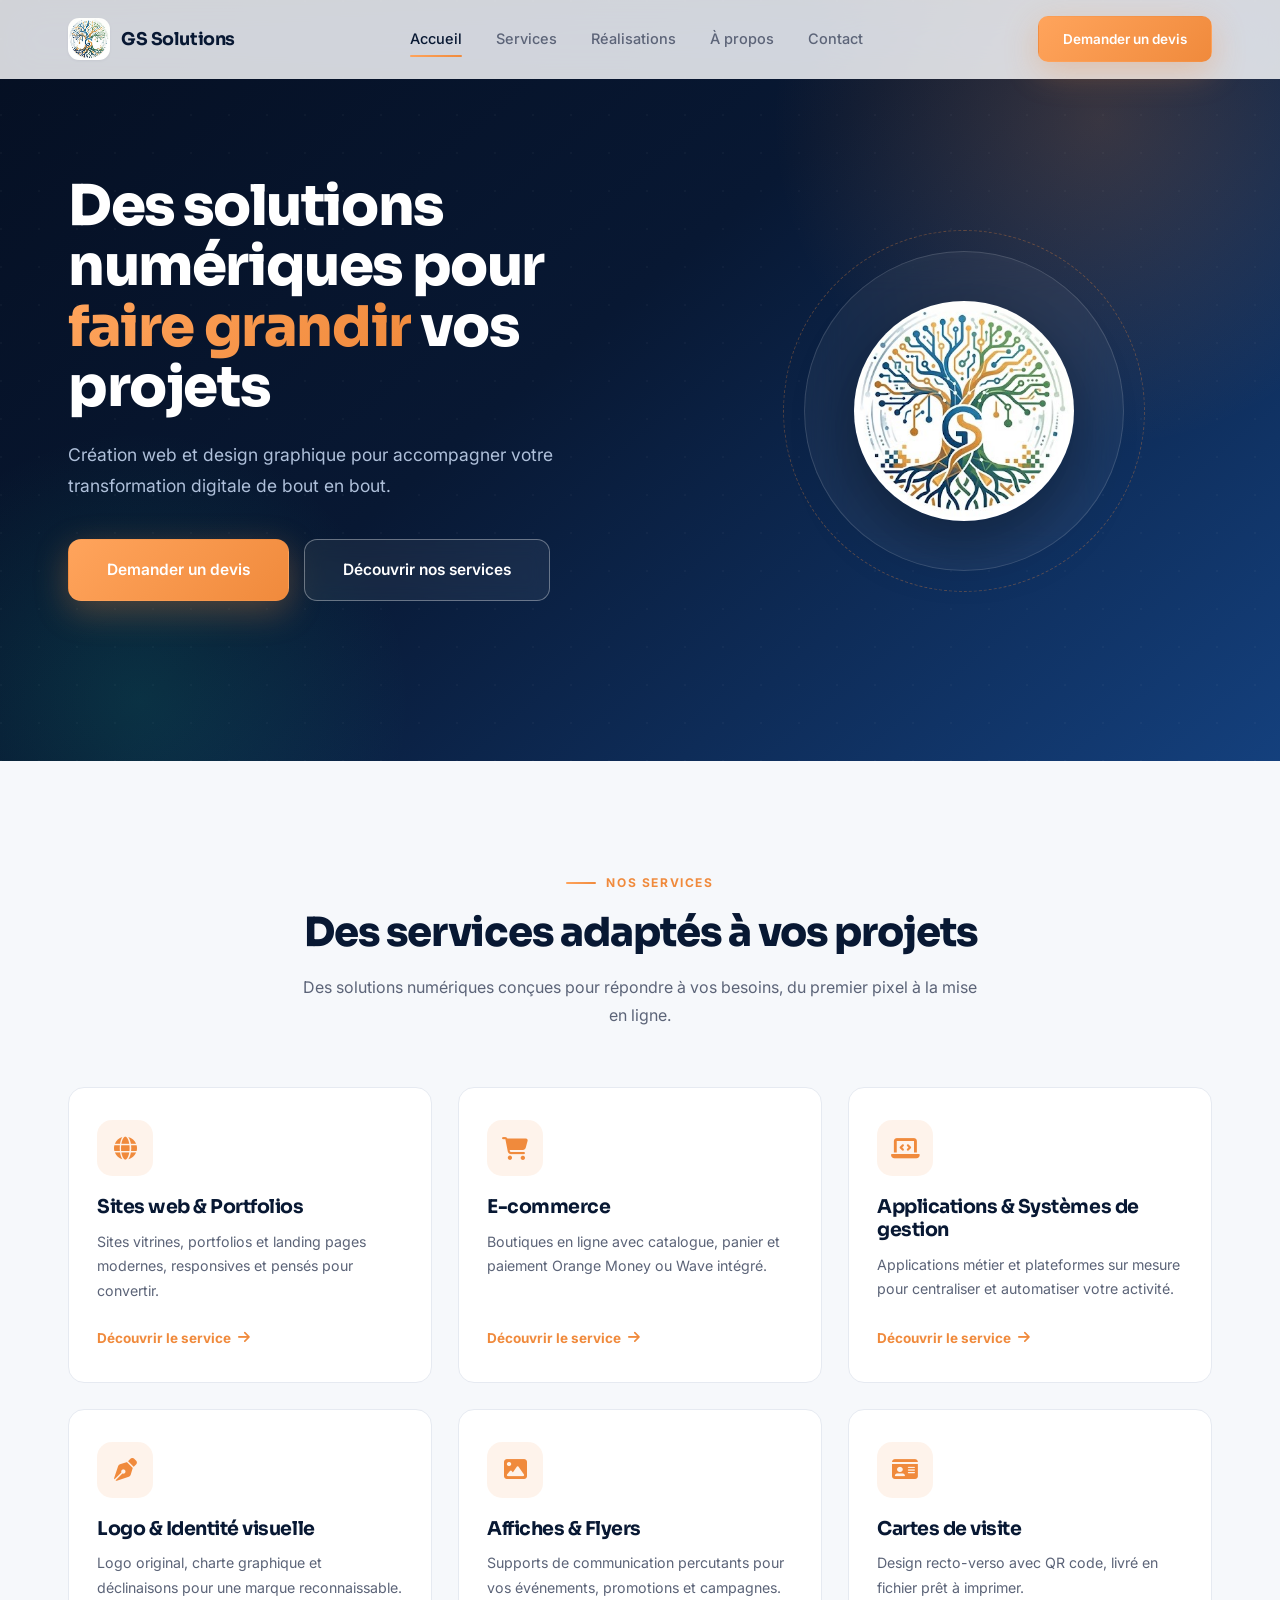
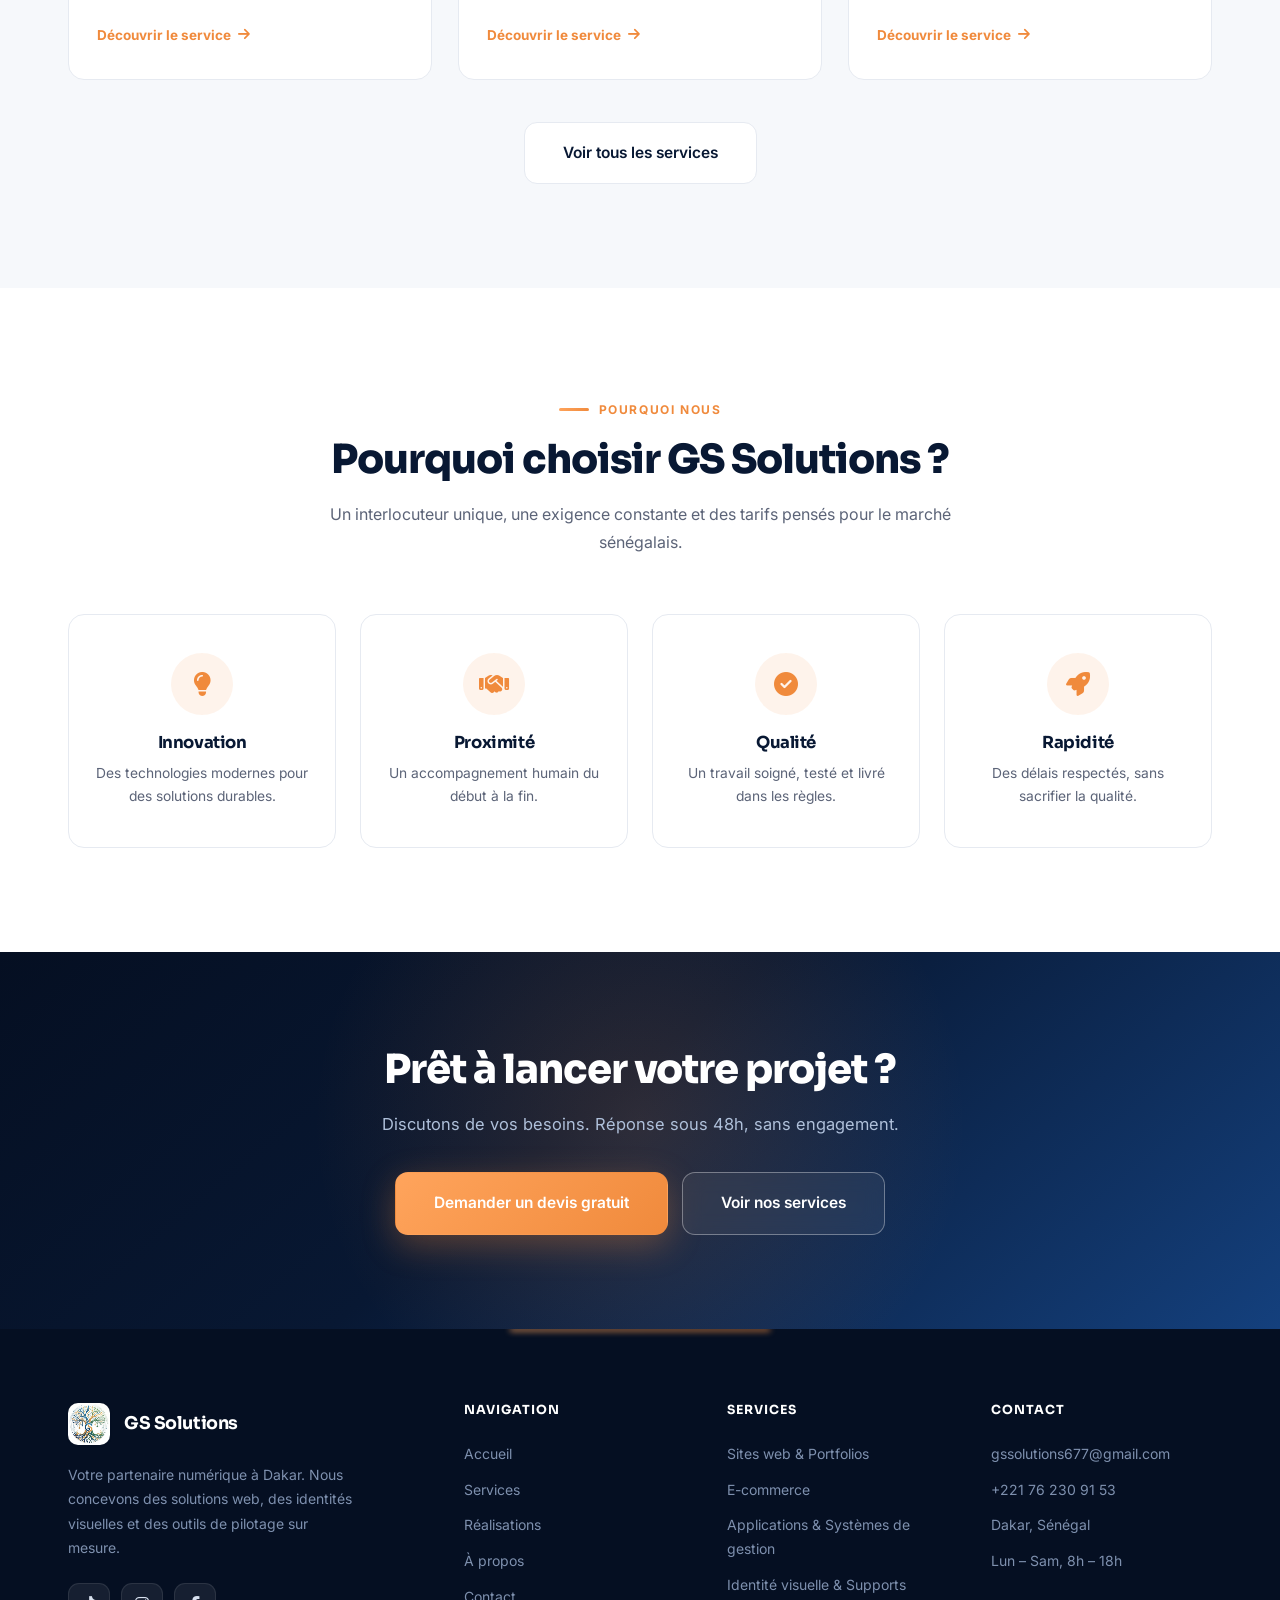
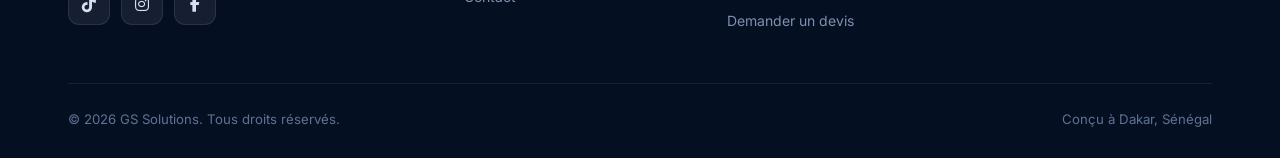
<file: index.html>
<!DOCTYPE html>
<html lang="fr">
<head>
<meta charset="UTF-8">
<meta name="viewport" content="width=device-width, initial-scale=1.0">
<title>GS Solutions — Votre partenaire numérique à Dakar</title>
<meta name="description" content="GS Solutions conçoit des sites web, applications et identités visuelles sur mesure à Dakar, Sénégal.">
    <link rel="icon" href="/favicon.ico" sizes="any">
    <link rel="icon" type="image/png" sizes="48x48" href="/favicon-48x48.png">
    <link rel="icon" type="image/png" sizes="96x96" href="/favicon-96x96.png">
    <link rel="icon" type="image/png" sizes="192x192" href="/favicon-192x192.png">
    <link rel="apple-touch-icon" sizes="180x180" href="/apple-touch-icon.png">
<link rel="preconnect" href="https://fonts.googleapis.com">
<link rel="preconnect" href="https://fonts.gstatic.com" crossorigin>
<link rel="stylesheet" href="https://cdnjs.cloudflare.com/ajax/libs/font-awesome/6.5.2/css/all.min.css">
<link rel="stylesheet" href="styles.css">
    <meta property="og:site_name" content="GS Solutions">
    <script type="application/ld+json">
    {
      "@context": "https://schema.org",
      "@type": "WebSite",
      "name": "GS Solutions",
      "alternateName": "GS Solutions Dakar",
      "url": "https://gssolutiondakar.netlify.app/"
    }
    </script>
    <script type="application/ld+json">
    {
      "@context": "https://schema.org",
      "@type": "ProfessionalService",
      "name": "GS Solutions",
      "url": "https://gssolutiondakar.netlify.app/",
      "logo": "https://gssolutiondakar.netlify.app/assets/logo.jpg",
      "image": "https://gssolutiondakar.netlify.app/assets/logo.jpg",
      "description": "Agence numérique à Dakar : sites web, portfolios, e-commerce, systèmes de gestion, logos et flyers.",
      "telephone": "+221762309153",
      "email": "gssolutions677@gmail.com",
      "areaServed": "Dakar, Sénégal",
      "address": {
        "@type": "PostalAddress",
        "addressLocality": "Dakar",
        "addressCountry": "SN"
      },
      "openingHours": "Mo-Sa 08:00-18:00",
      "sameAs": [
        "https://www.tiktok.com/@gssolutions4",
        "https://www.instagram.com/gss.olutions",
        "https://www.facebook.com/profile.php?id=61594052957727"
      ]
    }
    </script>
</head>
<body>

<header class="header">
  <div class="wrap">
    <a class="brand" href="index.html"><img src="assets/logo.jpg" alt="GS Solutions">GS Solutions</a>
    <nav class="nav" id="nav">
      <a href="index.html">Accueil</a>
      <a href="services.html">Services</a>
      <a href="realisations.html">Réalisations</a>
      <a href="apropos.html">À propos</a>
      <a href="contact.html">Contact</a>
    </nav>
    <a href="contact.html#devis" class="btn btn-primary btn-nav">Demander un devis</a>
    <button class="menu-toggle" aria-label="Menu"><i class="fa-solid fa-bars"></i></button>
  </div>
</header>

<section class="hero">
  <div class="hero-grid-bg"></div>
  <div class="wrap">
    <div class="hero-text">
      <h1>Des solutions numériques pour <span>faire grandir</span> vos projets</h1>
      <p class="lead">Création web et design graphique pour accompagner votre transformation digitale de bout en bout.</p>
      <div class="hero-ctas">
        <a href="contact.html#devis" class="btn btn-primary btn-lg">Demander un devis</a>
        <a href="services.html" class="btn btn-ghost-light btn-lg">Découvrir nos services</a>
      </div>
    </div>
    <div class="hero-visual">
      <div class="hero-logo-wrap"><img src="assets/logo.jpg" alt="Logo GS Solutions"></div>
    </div>
  </div>
</section>

<section class="section-alt">
  <div class="wrap">
    <div class="section-head centered reveal">
      <div class="eyebrow">Nos services</div>
      <h2>Des services adaptés à vos projets</h2>
      <p>Des solutions numériques conçues pour répondre à vos besoins, du premier pixel à la mise en ligne.</p>
    </div>
    <div class="grid-3">
      <div class="service-card reveal reveal-delay-1">
        <div class="sc-icon"><i class="fa-solid fa-globe"></i></div>
        <h3>Sites web &amp; Portfolios</h3>
        <p>Sites vitrines, portfolios et landing pages modernes, responsives et pensés pour convertir.</p>
        <a href="services.html" class="sc-link">Découvrir le service <i class="fa-solid fa-arrow-right"></i></a>
      </div>
      <div class="service-card reveal reveal-delay-2">
        <div class="sc-icon"><i class="fa-solid fa-cart-shopping"></i></div>
        <h3>E-commerce</h3>
        <p>Boutiques en ligne avec catalogue, panier et paiement Orange Money ou Wave intégré.</p>
        <a href="services.html" class="sc-link">Découvrir le service <i class="fa-solid fa-arrow-right"></i></a>
      </div>
      <div class="service-card reveal reveal-delay-3">
        <div class="sc-icon"><i class="fa-solid fa-laptop-code"></i></div>
        <h3>Applications &amp; Systèmes de gestion</h3>
        <p>Applications métier et plateformes sur mesure pour centraliser et automatiser votre activité.</p>
        <a href="services.html" class="sc-link">Découvrir le service <i class="fa-solid fa-arrow-right"></i></a>
      </div>
      <div class="service-card reveal reveal-delay-1">
        <div class="sc-icon"><i class="fa-solid fa-pen-nib"></i></div>
        <h3>Logo &amp; Identité visuelle</h3>
        <p>Logo original, charte graphique et déclinaisons pour une marque reconnaissable.</p>
        <a href="services.html" class="sc-link">Découvrir le service <i class="fa-solid fa-arrow-right"></i></a>
      </div>
      <div class="service-card reveal reveal-delay-2">
        <div class="sc-icon"><i class="fa-solid fa-image"></i></div>
        <h3>Affiches &amp; Flyers</h3>
        <p>Supports de communication percutants pour vos événements, promotions et campagnes.</p>
        <a href="services.html" class="sc-link">Découvrir le service <i class="fa-solid fa-arrow-right"></i></a>
      </div>
      <div class="service-card reveal reveal-delay-3">
        <div class="sc-icon"><i class="fa-solid fa-id-card"></i></div>
        <h3>Cartes de visite</h3>
        <p>Design recto-verso avec QR code, livré en fichier prêt à imprimer.</p>
        <a href="services.html" class="sc-link">Découvrir le service <i class="fa-solid fa-arrow-right"></i></a>
      </div>
    </div>
    <div style="text-align:center;margin-top:42px;" class="reveal">
      <a href="services.html" class="btn btn-outline btn-lg">Voir tous les services</a>
    </div>
  </div>
</section>

<section>
  <div class="wrap">
    <div class="section-head centered reveal">
      <div class="eyebrow">Pourquoi nous</div>
      <h2>Pourquoi choisir GS Solutions ?</h2>
      <p>Un interlocuteur unique, une exigence constante et des tarifs pensés pour le marché sénégalais.</p>
    </div>
    <div class="grid-4">
      <div class="why-card reveal reveal-delay-1"><div class="wc-icon"><i class="fa-solid fa-lightbulb"></i></div><h4>Innovation</h4><p>Des technologies modernes pour des solutions durables.</p></div>
      <div class="why-card reveal reveal-delay-2"><div class="wc-icon"><i class="fa-solid fa-handshake"></i></div><h4>Proximité</h4><p>Un accompagnement humain du début à la fin.</p></div>
      <div class="why-card reveal reveal-delay-3"><div class="wc-icon"><i class="fa-solid fa-circle-check"></i></div><h4>Qualité</h4><p>Un travail soigné, testé et livré dans les règles.</p></div>
      <div class="why-card reveal"><div class="wc-icon"><i class="fa-solid fa-rocket"></i></div><h4>Rapidité</h4><p>Des délais respectés, sans sacrifier la qualité.</p></div>
    </div>
  </div>
</section>





<section class="cta-section">
  <div class="wrap reveal">
    <h2>Prêt à lancer votre projet ?</h2>
    <p>Discutons de vos besoins. Réponse sous 48h, sans engagement.</p>
    <div class="cta-ctas">
      <a href="contact.html#devis" class="btn btn-primary btn-lg">Demander un devis gratuit</a>
      <a href="services.html" class="btn btn-ghost-light btn-lg">Voir nos services</a>
    </div>
  </div>
</section>

<footer class="footer">
  <div class="wrap">
    <div class="footer-grid">
      <div>
        <a class="brand" href="index.html"><img src="assets/logo.jpg" alt="GS Solutions"><span>GS Solutions</span></a>
        <p class="footer-desc">Votre partenaire numérique à Dakar. Nous concevons des solutions web, des identités visuelles et des outils de pilotage sur mesure.</p>
        <div class="social-links" style="margin-top:22px;">
          <a href="https://www.tiktok.com/@gssolutions4?_r=1&_t=ZS-99oIlRvjX08" target="_blank" rel="noopener" aria-label="TikTok"><i class="fa-brands fa-tiktok"></i></a>
          <a href="https://www.instagram.com/gss.olutions" target="_blank" rel="noopener" aria-label="Instagram"><i class="fa-brands fa-instagram"></i></a>
          <a href="https://www.facebook.com/profile.php?id=61594052957727" target="_blank" rel="noopener" aria-label="Facebook"><i class="fa-brands fa-facebook-f"></i></a>
        </div>
      </div>
      <div>
        <h5>Navigation</h5>
        <a href="index.html">Accueil</a>
        <a href="services.html">Services</a>
        <a href="realisations.html">Réalisations</a>
        <a href="apropos.html">À propos</a>
        <a href="contact.html">Contact</a>
      </div>
      <div>
        <h5>Services</h5>
        <a href="services.html">Sites web &amp; Portfolios</a>
        <a href="services.html">E-commerce</a>
        <a href="services.html">Applications &amp; Systèmes de gestion</a>
        <a href="services.html">Identité visuelle &amp; Supports</a>
        <a href="contact.html#devis">Demander un devis</a>
      </div>
      <div>
        <h5>Contact</h5>
        <a href="mailto:gssolutions677@gmail.com">gssolutions677@gmail.com</a>
        <a href="tel:+221762309153">+221 76 230 91 53</a>
        <a href="#">Dakar, Sénégal</a>
        <a href="#">Lun – Sam, 8h – 18h</a>
      </div>
    </div>
    <div class="footer-bottom">
      <span>&copy; 2026 GS Solutions. Tous droits réservés.</span>
      <span>Conçu à Dakar, Sénégal</span>
    </div>
  </div>
</footer>
<script src="script.js"></script>

</body>
</html>
</file>
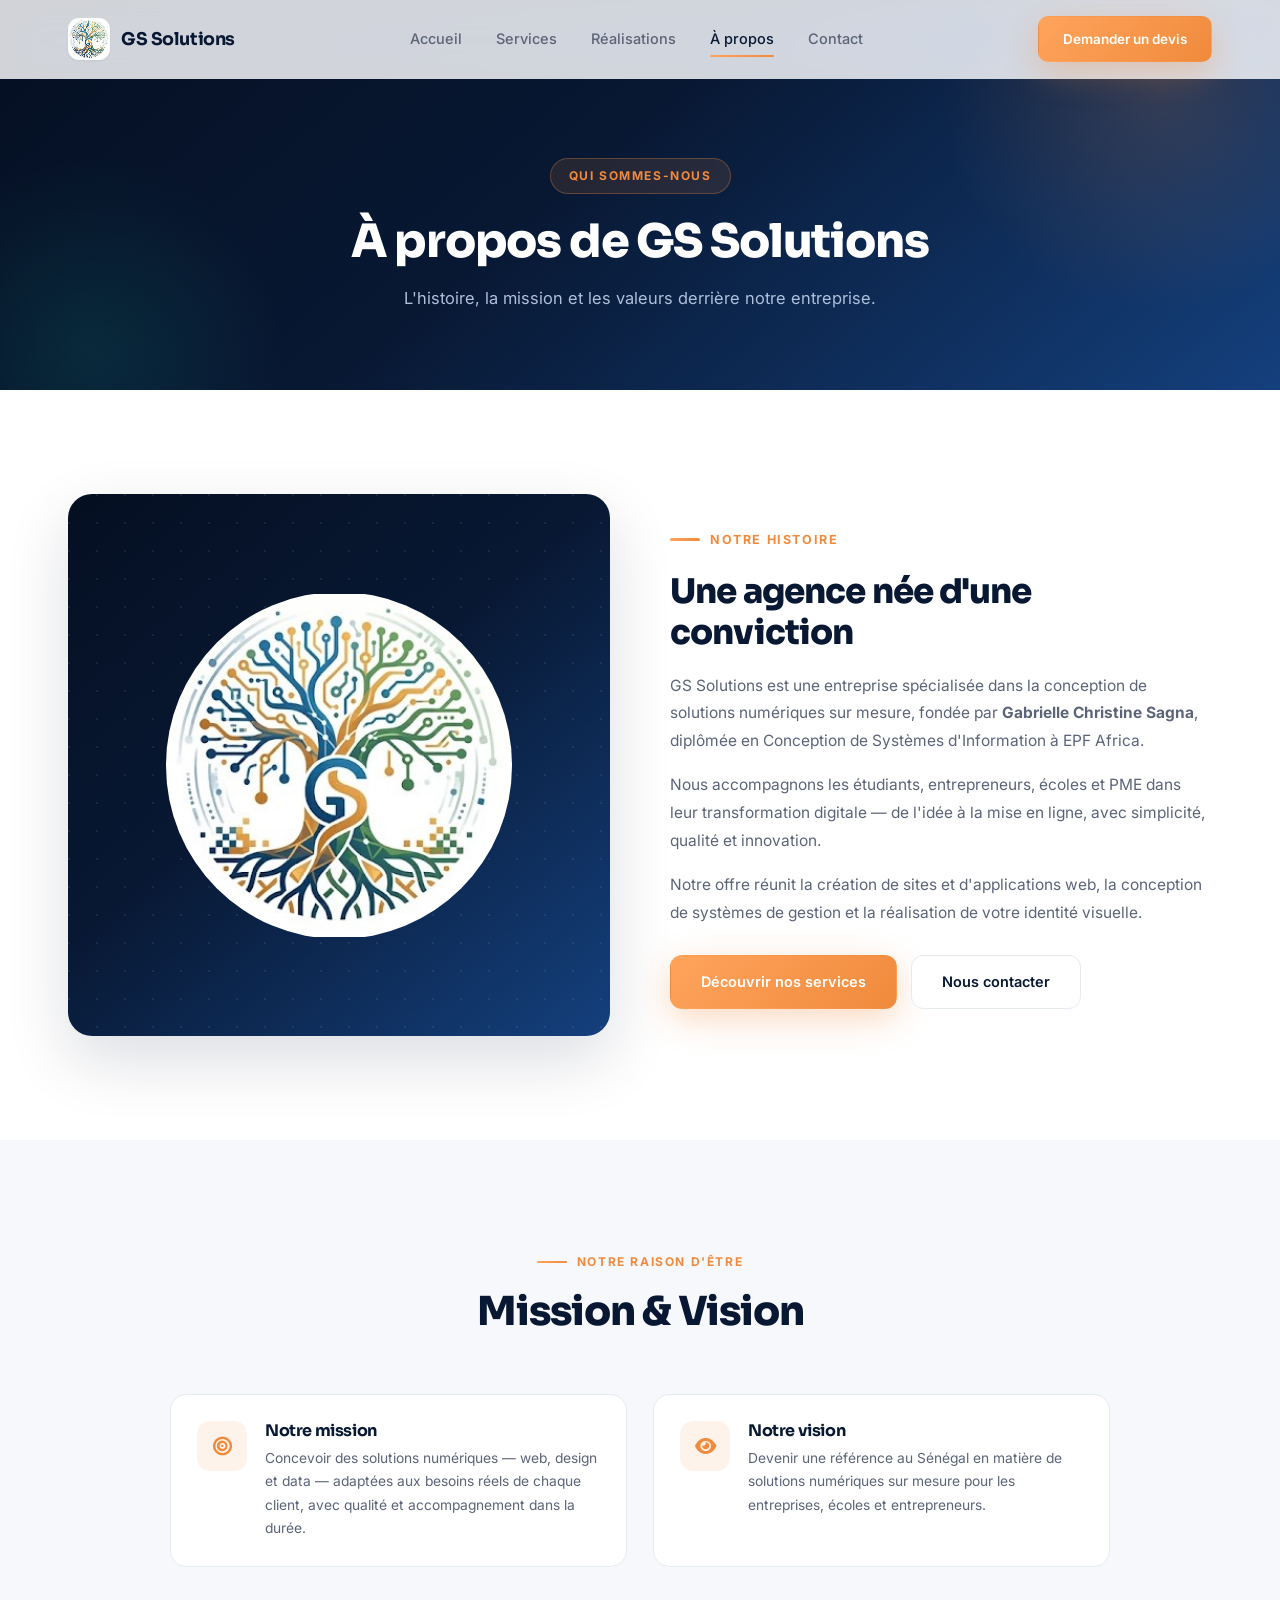
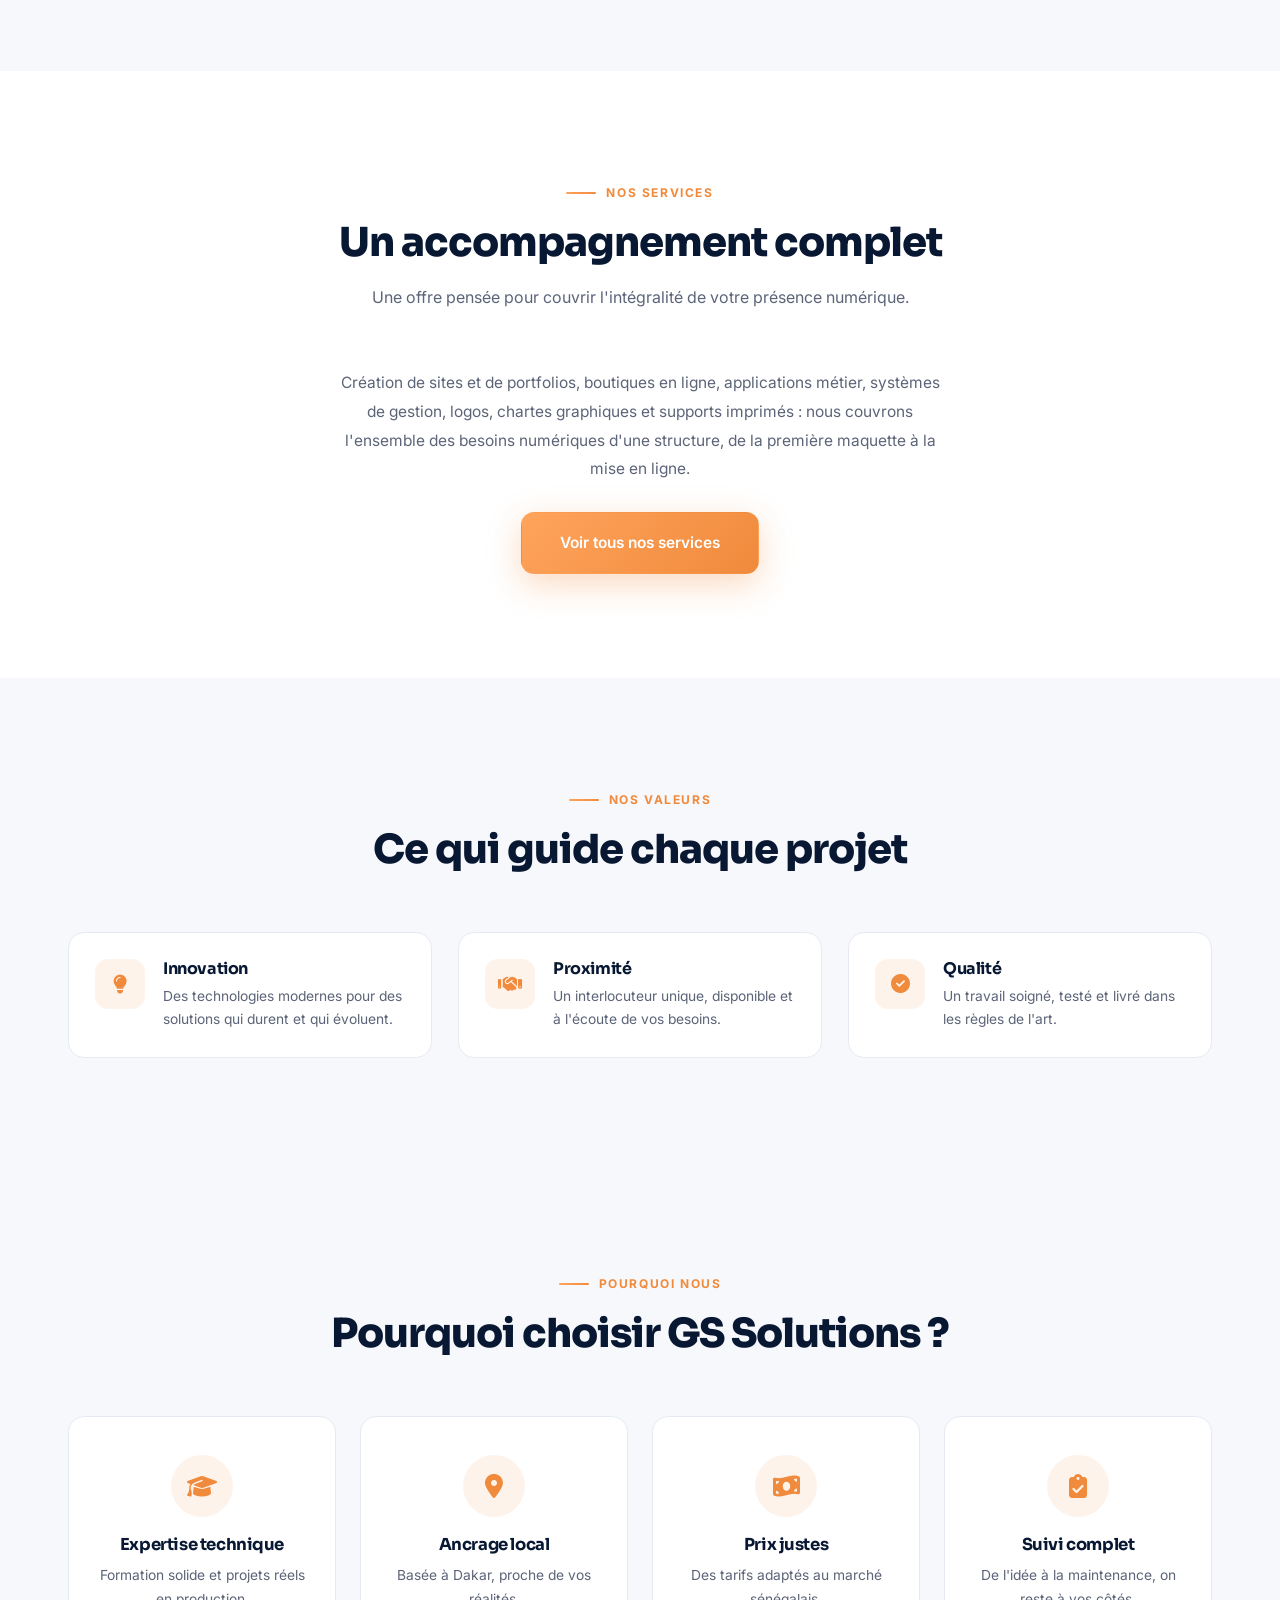
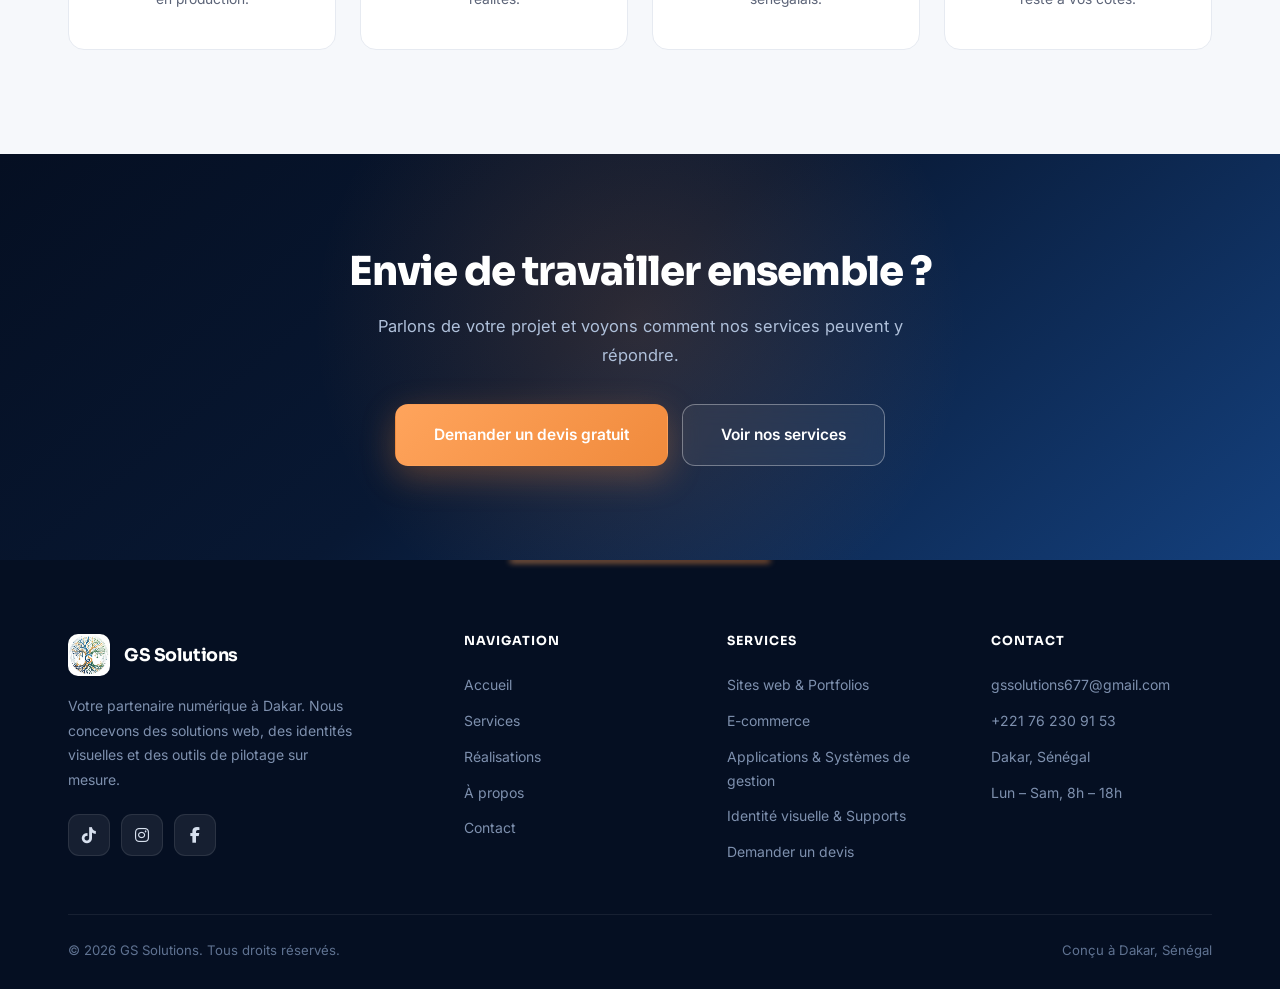
<file: apropos.html>
<!DOCTYPE html>
<html lang="fr">
<head>
<meta charset="UTF-8">
<meta name="viewport" content="width=device-width, initial-scale=1.0">
<title>À propos — GS Solutions</title>
<meta name="description" content="L'histoire, la mission et les valeurs de GS Solutions, entreprise de solutions numériques basée à Dakar, Sénégal.">
    <link rel="icon" href="/favicon.ico" sizes="any">
    <link rel="icon" type="image/png" sizes="48x48" href="/favicon-48x48.png">
    <link rel="icon" type="image/png" sizes="96x96" href="/favicon-96x96.png">
    <link rel="icon" type="image/png" sizes="192x192" href="/favicon-192x192.png">
    <link rel="apple-touch-icon" sizes="180x180" href="/apple-touch-icon.png">
<link rel="preconnect" href="https://fonts.googleapis.com">
<link rel="preconnect" href="https://fonts.gstatic.com" crossorigin>
<link rel="stylesheet" href="https://cdnjs.cloudflare.com/ajax/libs/font-awesome/6.5.2/css/all.min.css">
<link rel="stylesheet" href="styles.css">
</head>
<body>

<header class="header">
  <div class="wrap">
    <a class="brand" href="index.html"><img src="assets/logo.jpg" alt="GS Solutions">GS Solutions</a>
    <nav class="nav" id="nav">
      <a href="index.html">Accueil</a>
      <a href="services.html">Services</a>
      <a href="realisations.html">Réalisations</a>
      <a href="apropos.html">À propos</a>
      <a href="contact.html">Contact</a>
    </nav>
    <a href="contact.html#devis" class="btn btn-primary btn-nav">Demander un devis</a>
    <button class="menu-toggle" aria-label="Menu"><i class="fa-solid fa-bars"></i></button>
  </div>
</header>

<section class="page-banner">
  <div class="wrap">
    <div class="pb-eyebrow">Qui sommes-nous</div>
    <h1>À propos de GS Solutions</h1>
    <p>L'histoire, la mission et les valeurs derrière notre entreprise.</p>
  </div>
</section>

<section>
  <div class="wrap">
    <div class="about-grid reveal">
      <div class="about-img"><img src="assets/logo.jpg" alt="GS Solutions"></div>
      <div class="about-text">
        <div class="eyebrow">Notre histoire</div>
        <h2>Une agence née d'une conviction</h2>
        <p>GS Solutions est une entreprise spécialisée dans la conception de solutions numériques sur mesure, fondée par <strong>Gabrielle  Christine Sagna</strong>, diplômée en Conception de Systèmes d'Information à EPF Africa.</p>
        <p>Nous accompagnons les étudiants, entrepreneurs, écoles et PME dans leur transformation digitale — de l'idée à la mise en ligne, avec simplicité, qualité et innovation.</p>
        <p>Notre offre réunit la création de sites et d'applications web, la conception de systèmes de gestion et la réalisation de votre identité visuelle.</p>
        <div style="display:flex;gap:14px;flex-wrap:wrap;margin-top:28px;">
          <a href="services.html" class="btn btn-primary">Découvrir nos services</a>
          <a href="contact.html#devis" class="btn btn-outline">Nous contacter</a>
        </div>
      </div>
    </div>
  </div>
</section>

<section class="section-alt">
  <div class="wrap">
    <div class="section-head centered reveal">
      <div class="eyebrow">Notre raison d'être</div>
      <h2>Mission &amp; Vision</h2>
    </div>
    <div class="grid-2" style="max-width:940px;margin:0 auto;">
      <div class="value-card reveal reveal-delay-1">
        <div class="vc-icon"><i class="fa-solid fa-bullseye"></i></div>
        <div><h4>Notre mission</h4><p>Concevoir des solutions numériques — web, design et data — adaptées aux besoins réels de chaque client, avec qualité et accompagnement dans la durée.</p></div>
      </div>
      <div class="value-card reveal reveal-delay-2">
        <div class="vc-icon"><i class="fa-solid fa-eye"></i></div>
        <div><h4>Notre vision</h4><p>Devenir une référence au Sénégal en matière de solutions numériques sur mesure pour les entreprises, écoles et entrepreneurs.</p></div>
      </div>
    </div>
  </div>
</section>

<section>
  <div class="wrap">
    <div class="section-head centered reveal">
      <div class="eyebrow">Nos services</div>
      <h2>Un accompagnement complet</h2>
      <p>Une offre pensée pour couvrir l'intégralité de votre présence numérique.</p>
    </div>
    <div style="text-align:center;max-width:620px;margin:0 auto;" class="reveal">
      <p style="color:var(--ink-soft);font-size:15.5px;line-height:1.85;margin-bottom:28px;">
        Création de sites et de portfolios, boutiques en ligne, applications métier, systèmes de gestion,
        logos, chartes graphiques et supports imprimés : nous couvrons l'ensemble des besoins numériques
        d'une structure, de la première maquette à la mise en ligne.
      </p>
      <a href="services.html" class="btn btn-primary btn-lg">Voir tous nos services</a>
    </div>
  </div>
</section>

<section class="section-alt">
  <div class="wrap">
    <div class="section-head centered reveal">
      <div class="eyebrow">Nos valeurs</div>
      <h2>Ce qui guide chaque projet</h2>
    </div>
    <div class="grid-3">
      <div class="value-card reveal reveal-delay-1"><div class="vc-icon"><i class="fa-solid fa-lightbulb"></i></div><div><h4>Innovation</h4><p>Des technologies modernes pour des solutions qui durent et qui évoluent.</p></div></div>
      <div class="value-card reveal reveal-delay-2"><div class="vc-icon"><i class="fa-solid fa-handshake"></i></div><div><h4>Proximité</h4><p>Un interlocuteur unique, disponible et à l'écoute de vos besoins.</p></div></div>
      <div class="value-card reveal reveal-delay-3"><div class="vc-icon"><i class="fa-solid fa-circle-check"></i></div><div><h4>Qualité</h4><p>Un travail soigné, testé et livré dans les règles de l'art.</p></div></div>
    </div>
  </div>
</section>



<section class="section-alt">
  <div class="wrap">
    <div class="section-head centered reveal">
      <div class="eyebrow">Pourquoi nous</div>
      <h2>Pourquoi choisir GS Solutions ?</h2>
    </div>
    <div class="grid-4">
      <div class="why-card reveal reveal-delay-1"><div class="wc-icon"><i class="fa-solid fa-graduation-cap"></i></div><h4>Expertise technique</h4><p>Formation solide et projets réels en production.</p></div>
      <div class="why-card reveal reveal-delay-2"><div class="wc-icon"><i class="fa-solid fa-location-dot"></i></div><h4>Ancrage local</h4><p>Basée à Dakar, proche de vos réalités.</p></div>
      <div class="why-card reveal reveal-delay-3"><div class="wc-icon"><i class="fa-solid fa-money-bill-wave"></i></div><h4>Prix justes</h4><p>Des tarifs adaptés au marché sénégalais.</p></div>
      <div class="why-card reveal"><div class="wc-icon"><i class="fa-solid fa-clipboard-check"></i></div><h4>Suivi complet</h4><p>De l'idée à la maintenance, on reste à vos côtés.</p></div>
    </div>
  </div>
</section>

<section class="cta-section">
  <div class="wrap reveal">
    <h2>Envie de travailler ensemble ?</h2>
    <p>Parlons de votre projet et voyons comment nos services peuvent y répondre.</p>
    <div class="cta-ctas">
      <a href="contact.html#devis" class="btn btn-primary btn-lg">Demander un devis gratuit</a>
      <a href="services.html" class="btn btn-ghost-light btn-lg">Voir nos services</a>
    </div>
  </div>
</section>

<footer class="footer">
  <div class="wrap">
    <div class="footer-grid">
      <div>
        <a class="brand" href="index.html"><img src="assets/logo.jpg" alt="GS Solutions"><span>GS Solutions</span></a>
        <p class="footer-desc">Votre partenaire numérique à Dakar. Nous concevons des solutions web, des identités visuelles et des outils de pilotage sur mesure.</p>
        <div class="social-links" style="margin-top:22px;">
          <a href="https://www.tiktok.com/@gssolutions4?_r=1&_t=ZS-99oIlRvjX08" target="_blank" rel="noopener" aria-label="TikTok"><i class="fa-brands fa-tiktok"></i></a>
          <a href="https://www.instagram.com/gss.olutions" target="_blank" rel="noopener" aria-label="Instagram"><i class="fa-brands fa-instagram"></i></a>
          <a href="https://www.facebook.com/profile.php?id=61594052957727" target="_blank" rel="noopener" aria-label="Facebook"><i class="fa-brands fa-facebook-f"></i></a>
        </div>
      </div>
      <div>
        <h5>Navigation</h5>
        <a href="index.html">Accueil</a>
        <a href="services.html">Services</a>
        <a href="realisations.html">Réalisations</a>
        <a href="apropos.html">À propos</a>
        <a href="contact.html">Contact</a>
      </div>
      <div>
        <h5>Services</h5>
        <a href="services.html">Sites web &amp; Portfolios</a>
        <a href="services.html">E-commerce</a>
        <a href="services.html">Applications &amp; Systèmes de gestion</a>
        <a href="services.html">Identité visuelle &amp; Supports</a>
        <a href="contact.html#devis">Demander un devis</a>
      </div>
      <div>
        <h5>Contact</h5>
        <a href="mailto:gssolutions677@gmail.com">gssolutions677@gmail.com</a>
        <a href="tel:+221762309153">+221 76 230 91 53</a>
        <a href="#">Dakar, Sénégal</a>
        <a href="#">Lun – Sam, 8h – 18h</a>
      </div>
    </div>
    <div class="footer-bottom">
      <span>&copy; 2026 GS Solutions. Tous droits réservés.</span>
      <span>Conçu à Dakar, Sénégal</span>
    </div>
  </div>
</footer>
<script src="script.js"></script>

</body>
</html>
</file>
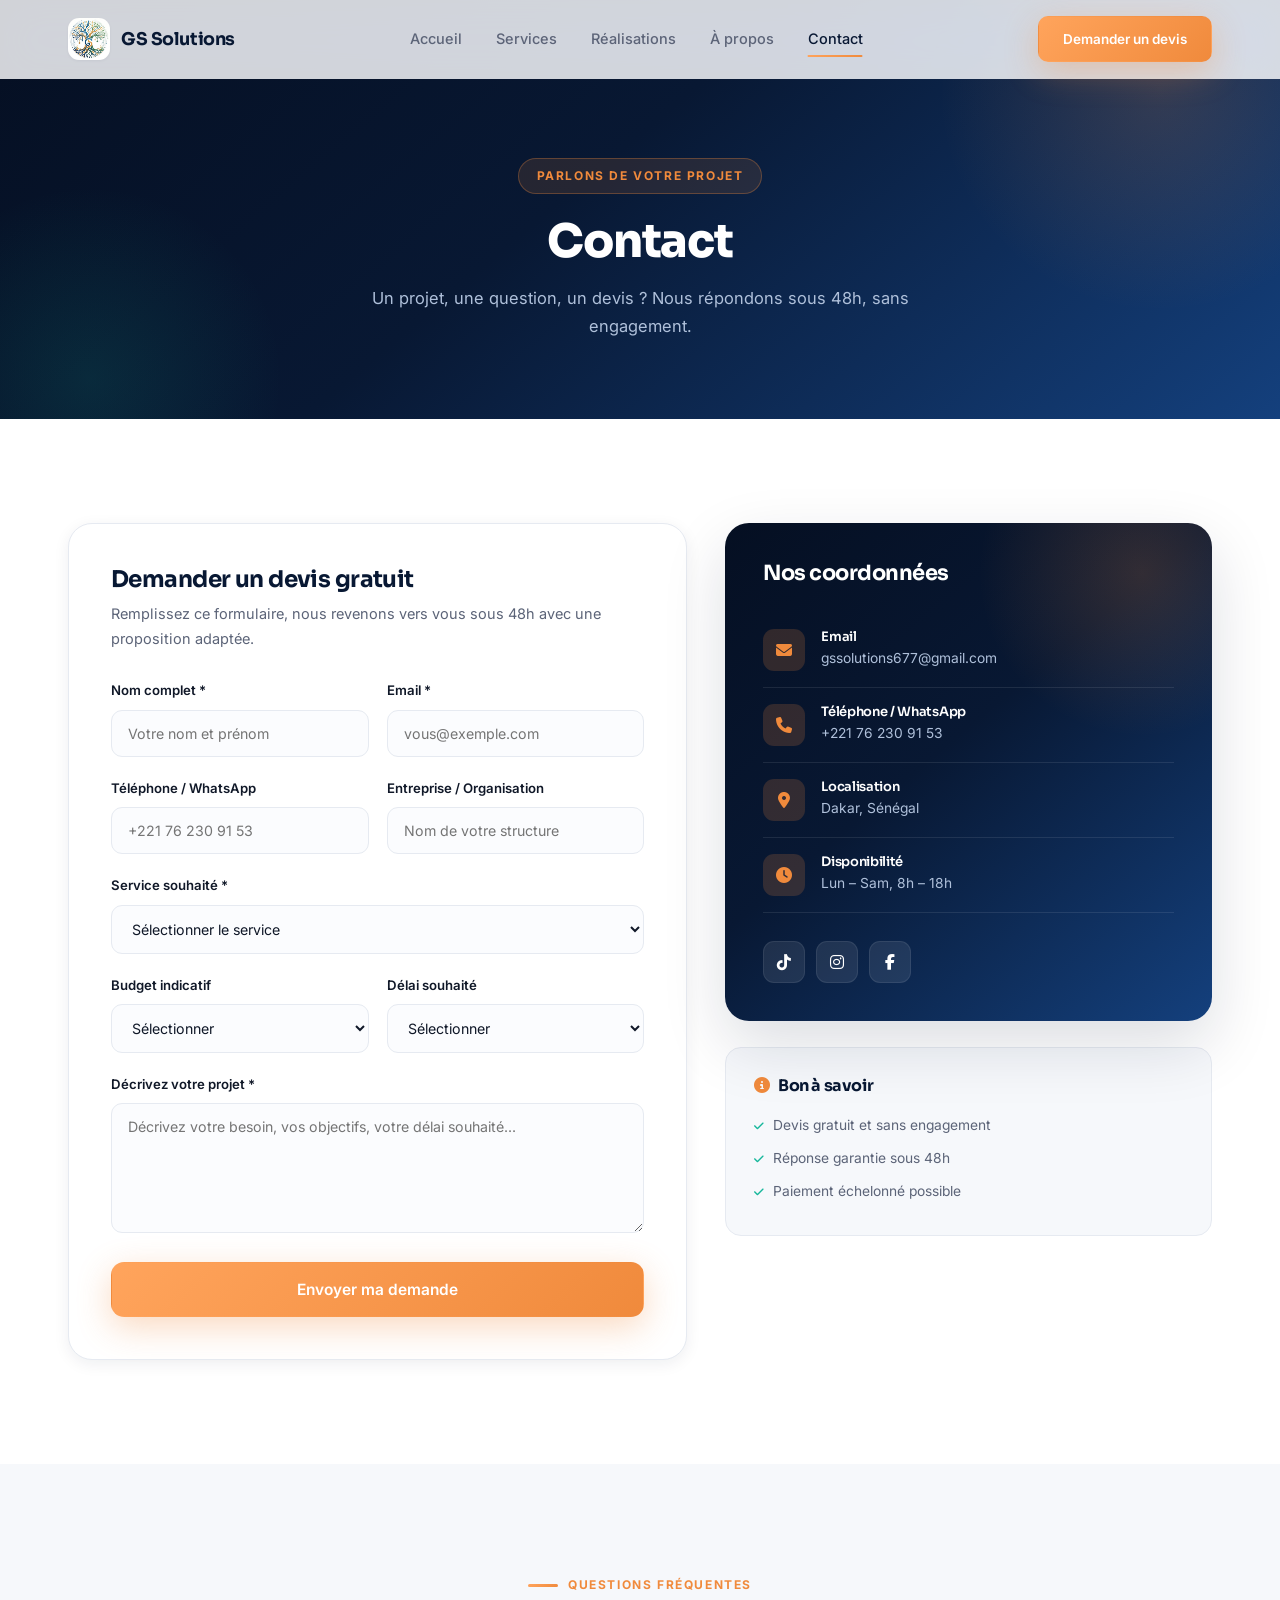
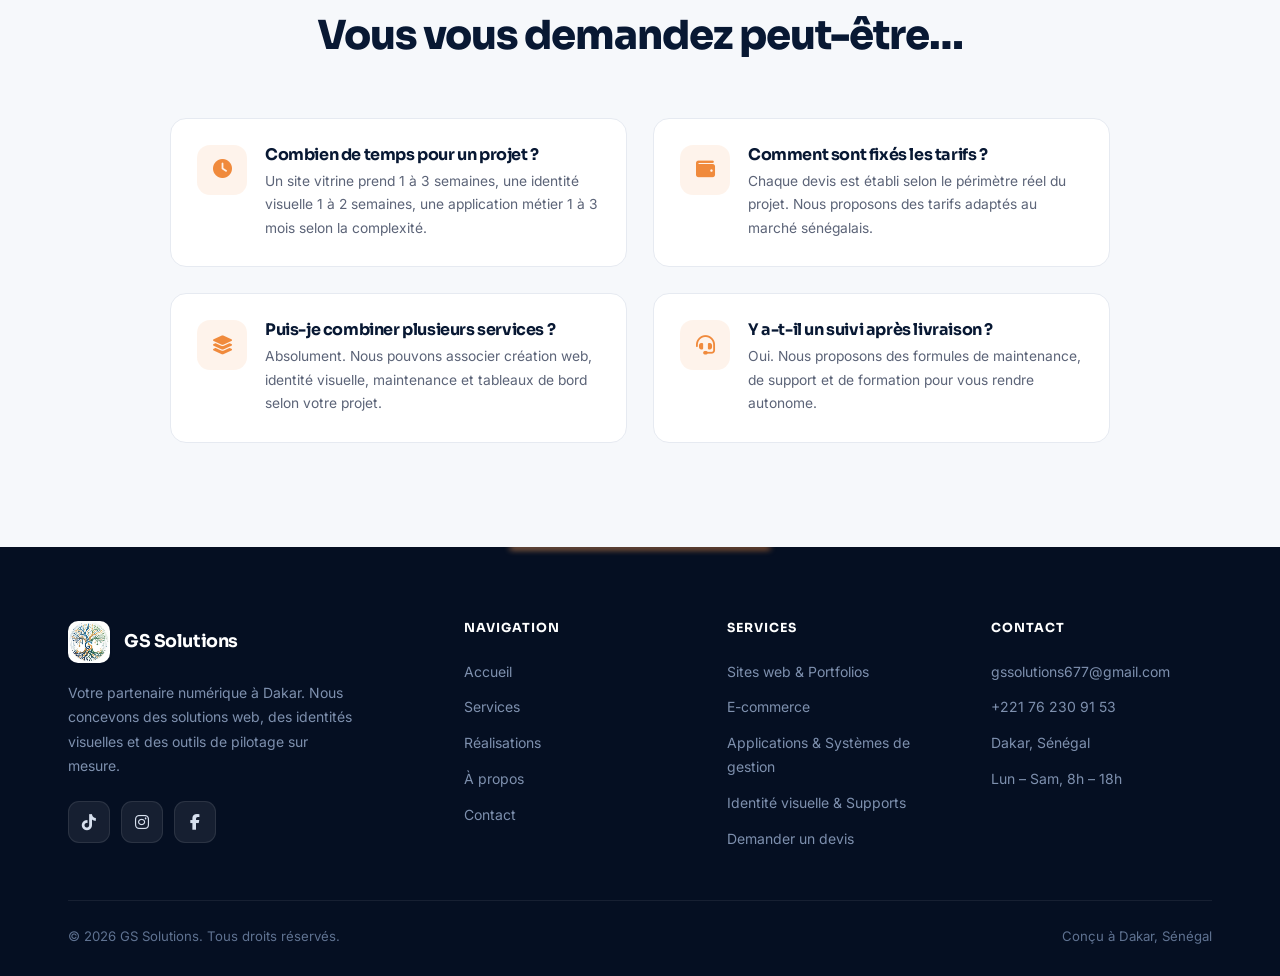
<file: contact.html>
<!DOCTYPE html>
<html lang="fr">
<head>
<meta charset="UTF-8">
<meta name="viewport" content="width=device-width, initial-scale=1.0">
<title>Contact — GS Solutions</title>
<meta name="description" content="Contactez GS Solutions à Dakar pour un devis gratuit : création web, design graphique, data et maintenance.">
    <link rel="icon" href="/favicon.ico" sizes="any">
    <link rel="icon" type="image/png" sizes="48x48" href="/favicon-48x48.png">
    <link rel="icon" type="image/png" sizes="96x96" href="/favicon-96x96.png">
    <link rel="icon" type="image/png" sizes="192x192" href="/favicon-192x192.png">
    <link rel="apple-touch-icon" sizes="180x180" href="/apple-touch-icon.png">
<link rel="preconnect" href="https://fonts.googleapis.com">
<link rel="preconnect" href="https://fonts.gstatic.com" crossorigin>
<link rel="stylesheet" href="https://cdnjs.cloudflare.com/ajax/libs/font-awesome/6.5.2/css/all.min.css">
<link rel="stylesheet" href="styles.css">
</head>
<body>

<header class="header">
  <div class="wrap">
    <a class="brand" href="index.html"><img src="assets/logo.jpg" alt="GS Solutions">GS Solutions</a>
    <nav class="nav" id="nav">
      <a href="index.html">Accueil</a>
      <a href="services.html">Services</a>
      <a href="realisations.html">Réalisations</a>
      <a href="apropos.html">À propos</a>
      <a href="contact.html">Contact</a>
    </nav>
    <a href="contact.html#devis" class="btn btn-primary btn-nav">Demander un devis</a>
    <button class="menu-toggle" aria-label="Menu"><i class="fa-solid fa-bars"></i></button>
  </div>
</header>

<section class="page-banner">
  <div class="wrap">
    <div class="pb-eyebrow">Parlons de votre projet</div>
    <h1>Contact</h1>
    <p>Un projet, une question, un devis ? Nous répondons sous 48h, sans engagement.</p>
  </div>
</section>

<section id="devis">
  <div class="wrap">
    <div class="contact-grid">
      <div class="reveal">
        <div class="contact-form">
          <h2 style="font-size:23px;margin-bottom:8px;">Demander un devis gratuit</h2>
          <p style="color:var(--ink-soft);font-size:14.5px;margin-bottom:28px;">Remplissez ce formulaire, nous revenons vers vous sous 48h avec une proposition adaptée.</p>
          <form id="contactForm" novalidate>
            <div class="form-row">
              <div class="field">
                <label for="nom">Nom complet *</label>
                <input type="text" id="nom" required placeholder="Votre nom et prénom">
                <div class="error-msg">Ce champ est requis</div>
              </div>
              <div class="field">
                <label for="email">Email *</label>
                <input type="email" id="email" required placeholder="vous@exemple.com">
                <div class="error-msg">Ce champ est requis</div>
              </div>
            </div>
            <div class="form-row">
              <div class="field">
                <label for="tel">Téléphone / WhatsApp</label>
                <input type="tel" id="tel" placeholder="+221 76 230 91 53">
              </div>
              <div class="field">
                <label for="entreprise">Entreprise / Organisation</label>
                <input type="text" id="entreprise" placeholder="Nom de votre structure">
              </div>
            </div>
            <div class="field">
              <label for="type">Service souhaité *</label>
              <select id="type" required>
                <option value="">Sélectionner le service</option>
                <option>Sites web &amp; Portfolios</option>
                <option>E-commerce</option>
                <option>Applications &amp; Systèmes de gestion</option>
                <option>Logo &amp; Identité visuelle</option>
                <option>Affiches &amp; Flyers</option>
                <option>Cartes de visite</option>
                <option>Autre / Sur mesure</option>
              </select>
              <div class="error-msg">Ce champ est requis</div>
            </div>
            <div class="form-row">
              <div class="field">
                <label for="budget">Budget indicatif</label>
                <select id="budget">
                  <option value="">Sélectionner</option>
                  <option>Moins de 50 000 FCFA</option>
                  <option>50 000 – 150 000 FCFA</option>
                  <option>150 000 – 500 000 FCFA</option>
                  <option>Plus de 500 000 FCFA</option>
                </select>
              </div>
              <div class="field">
                <label for="delai">Délai souhaité</label>
                <select id="delai">
                  <option value="">Sélectionner</option>
                  <option>Urgent (moins de 2 semaines)</option>
                  <option>1 mois</option>
                  <option>2 à 3 mois</option>
                  <option>Pas de contrainte</option>
                </select>
              </div>
            </div>
            <div class="field">
              <label for="message">Décrivez votre projet *</label>
              <textarea id="message" required placeholder="Décrivez votre besoin, vos objectifs, votre délai souhaité..."></textarea>
              <div class="error-msg">Ce champ est requis</div>
            </div>
            <button type="submit" class="btn btn-primary btn-lg" style="width:100%;">Envoyer ma demande</button>
          </form>
          <div id="formSuccess" style="display:none;text-align:center;padding:48px 0;">
            <div style="width:68px;height:68px;border-radius:50%;background:var(--teal-soft);color:var(--teal);margin:0 auto 20px;display:flex;align-items:center;justify-content:center;font-size:30px;"><i class="fa-solid fa-check"></i></div>
            <h3 style="color:var(--teal);margin-bottom:12px;">Demande envoyée !</h3>
            <p style="color:var(--ink-soft);font-size:14.5px;max-width:380px;margin:0 auto;">Merci pour votre message. Nous revenons vers vous sous 48h avec un premier retour ou un devis détaillé.</p>
          </div>
        </div>
      </div>

      <div class="reveal reveal-delay-2">
        <div class="contact-info-card">
          <h3>Nos coordonnées</h3>
          <div class="ci-row"><div class="ci-icon"><i class="fa-solid fa-envelope"></i></div><div><h5>Email</h5><p>gssolutions677@gmail.com</p></div></div>
          <div class="ci-row"><div class="ci-icon"><i class="fa-solid fa-phone"></i></div><div><h5>Téléphone / WhatsApp</h5><p>+221 76 230 91 53</p></div></div>
          <div class="ci-row"><div class="ci-icon"><i class="fa-solid fa-location-dot"></i></div><div><h5>Localisation</h5><p>Dakar, Sénégal</p></div></div>
          <div class="ci-row"><div class="ci-icon"><i class="fa-solid fa-clock"></i></div><div><h5>Disponibilité</h5><p>Lun – Sam, 8h – 18h</p></div></div>
          <div class="social-links">
            <a href="https://www.tiktok.com/@gssolutions4?_r=1&_t=ZS-99oIlRvjX08" target="_blank" rel="noopener" aria-label="TikTok"><i class="fa-brands fa-tiktok"></i></a>
            <a href="https://www.instagram.com/gss.olutions" target="_blank" rel="noopener" aria-label="Instagram"><i class="fa-brands fa-instagram"></i></a>
            <a href="https://www.facebook.com/profile.php?id=61594052957727" target="_blank" rel="noopener" aria-label="Facebook"><i class="fa-brands fa-facebook-f"></i></a>
          </div>
        </div>

        <div style="margin-top:26px;padding:28px;background:var(--bg);border:1px solid var(--line);border-radius:var(--radius);">
          <h4 style="font-size:16px;margin-bottom:14px;"><i class="fa-solid fa-circle-info" style="color:var(--orange);margin-right:8px;"></i>Bon à savoir</h4>
          <ul style="font-size:13.8px;color:var(--ink-soft);line-height:1.8;">
            <li style="padding:4px 0;"><i class="fa-solid fa-check" style="color:var(--teal);font-size:11px;margin-right:9px;"></i>Devis gratuit et sans engagement</li>
            <li style="padding:4px 0;"><i class="fa-solid fa-check" style="color:var(--teal);font-size:11px;margin-right:9px;"></i>Réponse garantie sous 48h</li>
            <li style="padding:4px 0;"><i class="fa-solid fa-check" style="color:var(--teal);font-size:11px;margin-right:9px;"></i>Paiement échelonné possible</li>
          </ul>
        </div>
      </div>
    </div>
  </div>
</section>

<section class="section-alt">
  <div class="wrap">
    <div class="section-head centered reveal">
      <div class="eyebrow">Questions fréquentes</div>
      <h2>Vous vous demandez peut-être…</h2>
    </div>
    <div class="grid-2" style="max-width:940px;margin:0 auto;">
      <div class="value-card reveal reveal-delay-1"><div class="vc-icon"><i class="fa-solid fa-clock"></i></div><div><h4>Combien de temps pour un projet ?</h4><p>Un site vitrine prend 1 à 3 semaines, une identité visuelle 1 à 2 semaines, une application métier 1 à 3 mois selon la complexité.</p></div></div>
      <div class="value-card reveal reveal-delay-2"><div class="vc-icon"><i class="fa-solid fa-wallet"></i></div><div><h4>Comment sont fixés les tarifs ?</h4><p>Chaque devis est établi selon le périmètre réel du projet. Nous proposons des tarifs adaptés au marché sénégalais.</p></div></div>
      <div class="value-card reveal reveal-delay-3"><div class="vc-icon"><i class="fa-solid fa-layer-group"></i></div><div><h4>Puis-je combiner plusieurs services ?</h4><p>Absolument. Nous pouvons associer création web, identité visuelle, maintenance et tableaux de bord selon votre projet.</p></div></div>
      <div class="value-card reveal"><div class="vc-icon"><i class="fa-solid fa-headset"></i></div><div><h4>Y a-t-il un suivi après livraison ?</h4><p>Oui. Nous proposons des formules de maintenance, de support et de formation pour vous rendre autonome.</p></div></div>
    </div>
  </div>
</section>

<footer class="footer">
  <div class="wrap">
    <div class="footer-grid">
      <div>
        <a class="brand" href="index.html"><img src="assets/logo.jpg" alt="GS Solutions"><span>GS Solutions</span></a>
        <p class="footer-desc">Votre partenaire numérique à Dakar. Nous concevons des solutions web, des identités visuelles et des outils de pilotage sur mesure.</p>
        <div class="social-links" style="margin-top:22px;">
          <a href="https://www.tiktok.com/@gssolutions4?_r=1&_t=ZS-99oIlRvjX08" target="_blank" rel="noopener" aria-label="TikTok"><i class="fa-brands fa-tiktok"></i></a>
          <a href="https://www.instagram.com/gss.olutions" target="_blank" rel="noopener" aria-label="Instagram"><i class="fa-brands fa-instagram"></i></a>
          <a href="https://www.facebook.com/profile.php?id=61594052957727" target="_blank" rel="noopener" aria-label="Facebook"><i class="fa-brands fa-facebook-f"></i></a>
        </div>
      </div>
      <div>
        <h5>Navigation</h5>
        <a href="index.html">Accueil</a>
        <a href="services.html">Services</a>
        <a href="realisations.html">Réalisations</a>
        <a href="apropos.html">À propos</a>
        <a href="contact.html">Contact</a>
      </div>
      <div>
        <h5>Services</h5>
        <a href="services.html">Sites web &amp; Portfolios</a>
        <a href="services.html">E-commerce</a>
        <a href="services.html">Applications &amp; Systèmes de gestion</a>
        <a href="services.html">Identité visuelle &amp; Supports</a>
        <a href="contact.html#devis">Demander un devis</a>
      </div>
      <div>
        <h5>Contact</h5>
        <a href="mailto:gssolutions677@gmail.com">gssolutions677@gmail.com</a>
        <a href="tel:+221762309153">+221 76 230 91 53</a>
        <a href="#">Dakar, Sénégal</a>
        <a href="#">Lun – Sam, 8h – 18h</a>
      </div>
    </div>
    <div class="footer-bottom">
      <span>&copy; 2026 GS Solutions. Tous droits réservés.</span>
      <span>Conçu à Dakar, Sénégal</span>
    </div>
  </div>
</footer>
<script src="script.js"></script>

</body>
</html>
</file>
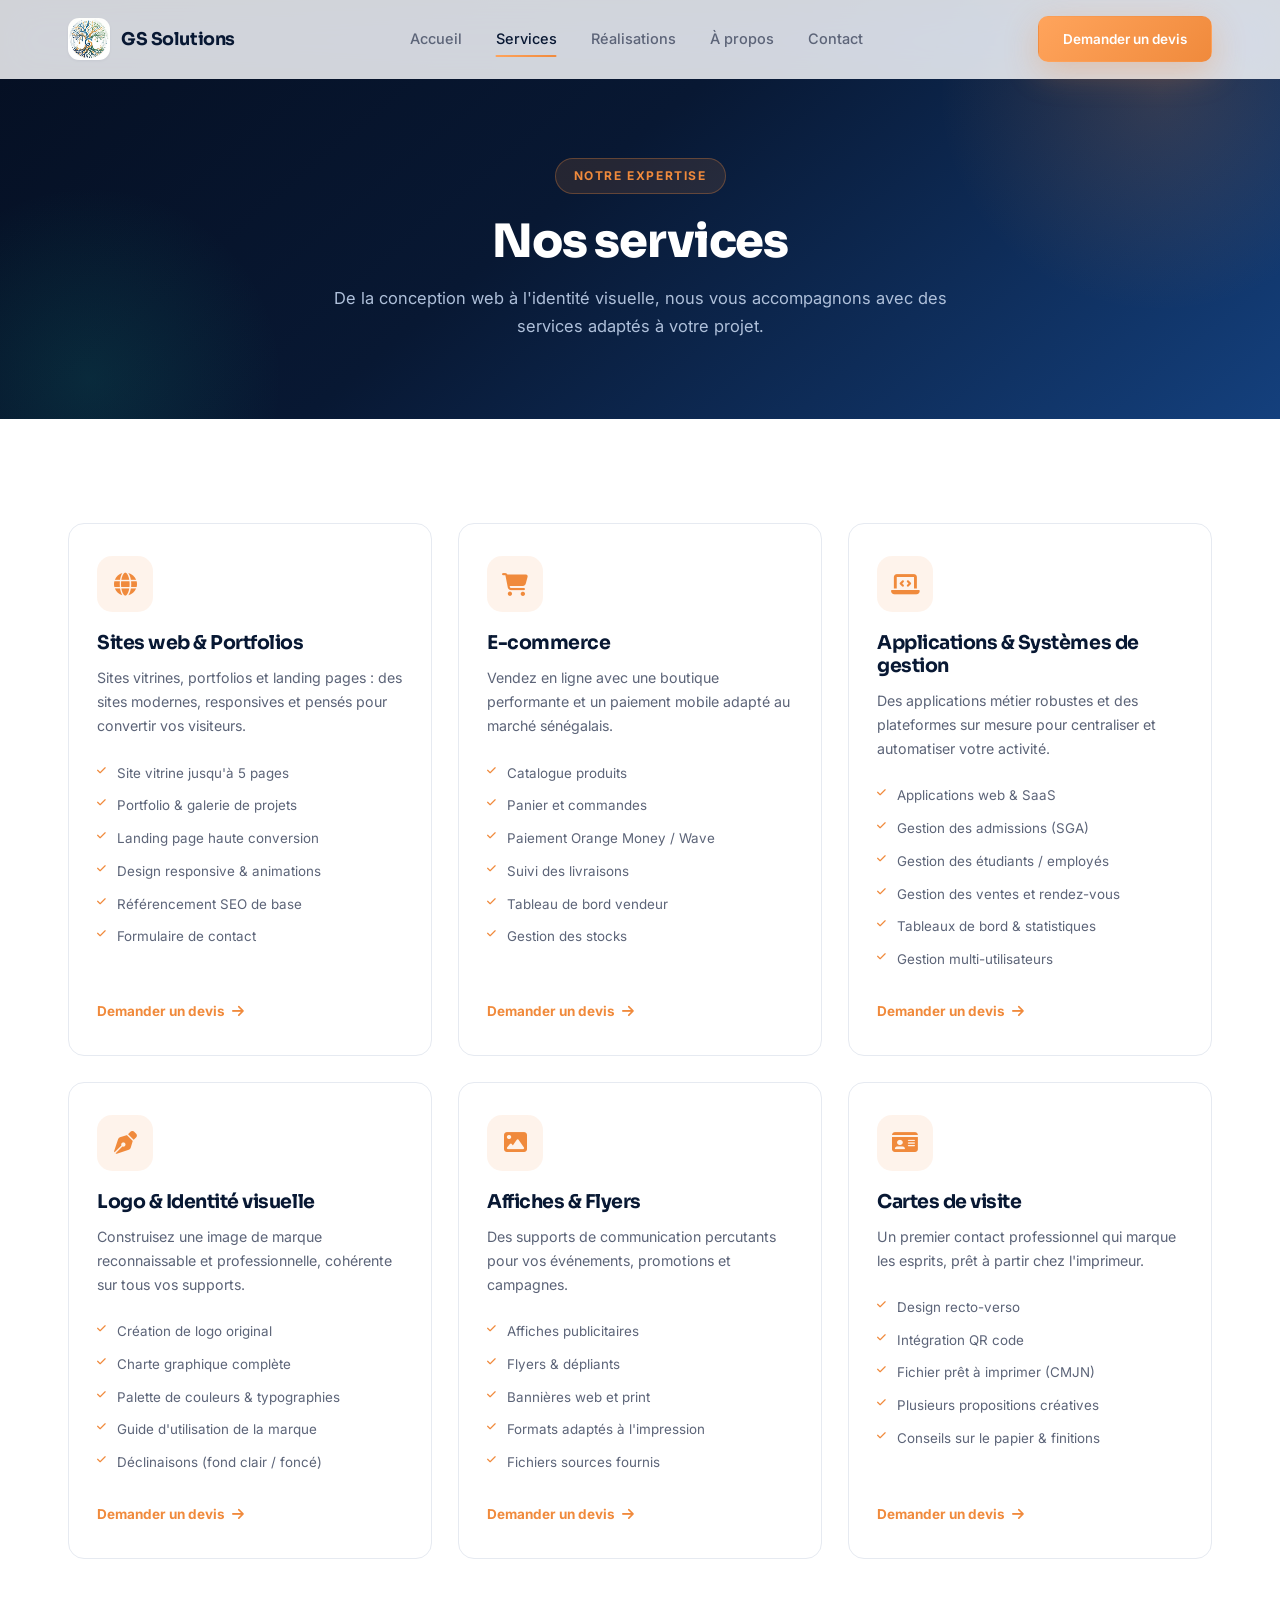
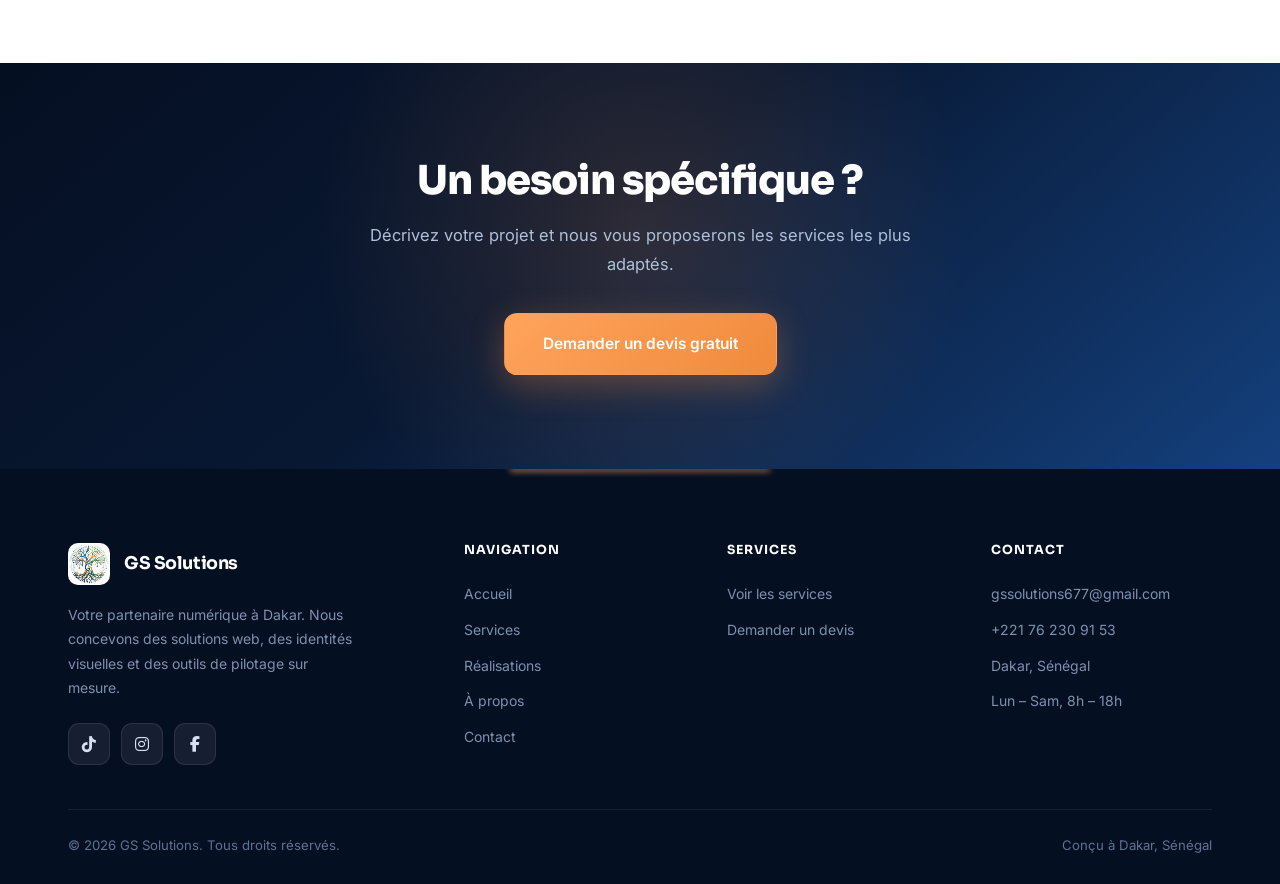
<file: services.html>
<!DOCTYPE html>
<html lang="fr">
<head>
<meta charset="UTF-8">
<meta name="viewport" content="width=device-width, initial-scale=1.0">
<title>Services — GS Solutions</title>
<meta name="description" content="Découvrez les services de création web, applications, design et communication visuelle de GS Solutions à Dakar.">
    <link rel="icon" href="/favicon.ico" sizes="any">
    <link rel="icon" type="image/png" sizes="48x48" href="/favicon-48x48.png">
    <link rel="icon" type="image/png" sizes="96x96" href="/favicon-96x96.png">
    <link rel="icon" type="image/png" sizes="192x192" href="/favicon-192x192.png">
    <link rel="apple-touch-icon" sizes="180x180" href="/apple-touch-icon.png">
<link rel="preconnect" href="https://fonts.googleapis.com">
<link rel="preconnect" href="https://fonts.gstatic.com" crossorigin>
<link rel="stylesheet" href="https://cdnjs.cloudflare.com/ajax/libs/font-awesome/6.5.2/css/all.min.css">
<link rel="stylesheet" href="styles.css">
</head>
<body>

<header class="header">
  <div class="wrap">
    <a class="brand" href="index.html"><img src="assets/logo.jpg" alt="GS Solutions">GS Solutions</a>
    <nav class="nav" id="nav">
      <a href="index.html">Accueil</a>
      <a href="services.html">Services</a>
      <a href="realisations.html">Réalisations</a>
      <a href="apropos.html">À propos</a>
      <a href="contact.html">Contact</a>
    </nav>
    <a href="contact.html#devis" class="btn btn-primary btn-nav">Demander un devis</a>
    <button class="menu-toggle" aria-label="Menu"><i class="fa-solid fa-bars"></i></button>
  </div>
</header>

<section class="page-banner">
  <div class="wrap">
    <div class="pb-eyebrow">Notre expertise</div>
    <h1>Nos services</h1>
    <p>De la conception web à l'identité visuelle, nous vous accompagnons avec des services adaptés à votre projet.</p>
  </div>
</section>

<section>
  <div class="wrap">

    <div class="services-grid">
      <div class="service-card reveal reveal-delay-1">
        <div class="sc-icon"><i class="fa-solid fa-globe"></i></div>
        <h3>Sites web &amp; Portfolios</h3>
        <p>Sites vitrines, portfolios et landing pages : des sites modernes, responsives et pensés pour convertir vos visiteurs.</p>
        <ul><li>Site vitrine jusqu'à 5 pages</li><li>Portfolio &amp; galerie de projets</li><li>Landing page haute conversion</li><li>Design responsive &amp; animations</li><li>Référencement SEO de base</li><li>Formulaire de contact</li></ul>
        <a href="contact.html#devis" class="sc-link">Demander un devis <i class="fa-solid fa-arrow-right"></i></a>
      </div>
      <div class="service-card reveal reveal-delay-2">
        <div class="sc-icon"><i class="fa-solid fa-cart-shopping"></i></div>
        <h3>E-commerce</h3>
        <p>Vendez en ligne avec une boutique performante et un paiement mobile adapté au marché sénégalais.</p>
        <ul><li>Catalogue produits</li><li>Panier et commandes</li><li>Paiement Orange Money / Wave</li><li>Suivi des livraisons</li><li>Tableau de bord vendeur</li><li>Gestion des stocks</li></ul>
        <a href="contact.html#devis" class="sc-link">Demander un devis <i class="fa-solid fa-arrow-right"></i></a>
      </div>
      <div class="service-card reveal reveal-delay-3">
        <div class="sc-icon"><i class="fa-solid fa-laptop-code"></i></div>
        <h3>Applications &amp; Systèmes de gestion</h3>
        <p>Des applications métier robustes et des plateformes sur mesure pour centraliser et automatiser votre activité.</p>
        <ul><li>Applications web &amp; SaaS</li><li>Gestion des admissions (SGA)</li><li>Gestion des étudiants / employés</li><li>Gestion des ventes et rendez-vous</li><li>Tableaux de bord &amp; statistiques</li><li>Gestion multi-utilisateurs</li></ul>
        <a href="contact.html#devis" class="sc-link">Demander un devis <i class="fa-solid fa-arrow-right"></i></a>
      </div>
      <div class="service-card reveal reveal-delay-1">
       
        <div class="sc-icon"><i class="fa-solid fa-pen-nib"></i></div>
        <h3>Logo &amp; Identité visuelle</h3>
        <p>Construisez une image de marque reconnaissable et professionnelle, cohérente sur tous vos supports.</p>
        <ul><li>Création de logo original</li><li>Charte graphique complète</li><li>Palette de couleurs &amp; typographies</li><li>Guide d'utilisation de la marque</li><li>Déclinaisons (fond clair / foncé)</li></ul>
        <a href="contact.html#devis" class="sc-link">Demander un devis <i class="fa-solid fa-arrow-right"></i></a>
      </div>
      <div class="service-card reveal reveal-delay-2">
       
        <div class="sc-icon"><i class="fa-solid fa-image"></i></div>
        <h3>Affiches &amp; Flyers</h3>
        <p>Des supports de communication percutants pour vos événements, promotions et campagnes.</p>
        <ul><li>Affiches publicitaires</li><li>Flyers &amp; dépliants</li><li>Bannières web et print</li><li>Formats adaptés à l'impression</li><li>Fichiers sources fournis</li></ul>
        <a href="contact.html#devis" class="sc-link">Demander un devis <i class="fa-solid fa-arrow-right"></i></a>
      </div>
      <div class="service-card reveal reveal-delay-3">
        <div class="sc-icon"><i class="fa-solid fa-id-card"></i></div>
        <h3>Cartes de visite</h3>
        <p>Un premier contact professionnel qui marque les esprits, prêt à partir chez l'imprimeur.</p>
        <ul><li>Design recto-verso</li><li>Intégration QR code</li><li>Fichier prêt à imprimer (CMJN)</li><li>Plusieurs propositions créatives</li><li>Conseils sur le papier &amp; finitions</li></ul>
        <a href="contact.html#devis" class="sc-link">Demander un devis <i class="fa-solid fa-arrow-right"></i></a>
      </div>
    </div>

  </div>
</section>



<section class="cta-section">
  <div class="wrap reveal">
    <h2>Un besoin spécifique ?</h2>
    <p>Décrivez votre projet et nous vous proposerons les services les plus adaptés.</p>
    <div class="cta-ctas">
      <a href="contact.html#devis" class="btn btn-primary btn-lg">Demander un devis gratuit</a>
      
    </div>
  </div>
</section>

<footer class="footer">
  <div class="wrap">
    <div class="footer-grid">
      <div>
        <a class="brand" href="index.html"><img src="assets/logo.jpg" alt="GS Solutions"><span>GS Solutions</span></a>
        <p class="footer-desc">Votre partenaire numérique à Dakar. Nous concevons des solutions web, des identités visuelles et des outils de pilotage sur mesure.</p>
        <div class="social-links" style="margin-top:22px;">
          <a href="https://www.tiktok.com/@gssolutions4?_r=1&_t=ZS-99oIlRvjX08" target="_blank" rel="noopener" aria-label="TikTok"><i class="fa-brands fa-tiktok"></i></a>
          <a href="https://www.instagram.com/gss.olutions" target="_blank" rel="noopener" aria-label="Instagram"><i class="fa-brands fa-instagram"></i></a>
          <a href="https://www.facebook.com/profile.php?id=61594052957727" target="_blank" rel="noopener" aria-label="Facebook"><i class="fa-brands fa-facebook-f"></i></a>
        </div>
      </div>
      <div>
        <h5>Navigation</h5>
        <a href="index.html">Accueil</a>
        <a href="services.html">Services</a>
        <a href="realisations.html">Réalisations</a>
        <a href="apropos.html">À propos</a>
        <a href="contact.html">Contact</a>
      </div>
      <div>
        <h5>Services</h5>
        <a href="services.html">Voir les services</a>
        <a href="contact.html#devis">Demander un devis</a>
      </div>
      <div>
        <h5>Contact</h5>
        <a href="mailto:gssolutions677@gmail.com">gssolutions677@gmail.com</a>
        <a href="tel:+221762309153">+221 76 230 91 53</a>
        <a href="#">Dakar, Sénégal</a>
        <a href="#">Lun – Sam, 8h – 18h</a>
      </div>
    </div>
    <div class="footer-bottom">
      <span>&copy; 2026 GS Solutions. Tous droits réservés.</span>
      <span>Conçu à Dakar, Sénégal</span>
    </div>
  </div>
</footer>
<script src="script.js"></script>

</body>
</html>
</file>
<file: styles.css>
@import url('https://fonts.googleapis.com/css2?family=Sora:wght@400;500;600;700;800&family=Inter:wght@400;500;600;700&display=swap');

/* ═══════════════════════════════════════════════════
   VARIABLES
   ═══════════════════════════════════════════════════ */
:root {
  --navy: #081833;
  --navy-light: #0E2A55;
  --navy-mid: #14407D;
  --navy-deep: #050F22;

  --orange: #F08A3C;
  --orange-hover: #DC7628;
  --orange-light: #FFA45C;
  --orange-soft: rgba(240, 138, 60, 0.1);
  --orange-glow: rgba(240, 138, 60, 0.28);

  --teal: #16B79B;
  --teal-soft: rgba(22, 183, 155, 0.1);
  --violet: #7C6CF5;
  --violet-soft: rgba(124, 108, 245, 0.1);

  --white: #FFFFFF;
  --bg: #F6F8FB;
  --bg-alt: #FBFCFE;
  --ink: #101828;
  --ink-soft: #5C6478;
  --ink-light: #8B93A7;
  --line: #E6EAF1;
  --line-soft: #F1F4F9;

  --radius: 16px;
  --radius-lg: 24px;
  --radius-sm: 10px;

  --shadow-xs: 0 1px 3px rgba(8,24,51,0.05);
  --shadow: 0 4px 16px rgba(8,24,51,0.07);
  --shadow-md: 0 12px 36px rgba(8,24,51,0.1);
  --shadow-lg: 0 24px 64px rgba(8,24,51,0.14);
  --shadow-orange: 0 10px 34px rgba(240,138,60,0.32);

  --grad-navy: linear-gradient(140deg, var(--navy-deep) 0%, var(--navy) 45%, var(--navy-mid) 100%);
  --grad-orange: linear-gradient(135deg, var(--orange-light), var(--orange));

  --maxw: 1200px;
  --ease: cubic-bezier(0.4, 0, 0.2, 1);
  --transition: 0.3s var(--ease);
}

/* ═══════════════════════════════════════════════════
   RESET
   ═══════════════════════════════════════════════════ */
*, *::before, *::after { box-sizing: border-box; margin: 0; padding: 0; }
html { scroll-behavior: smooth; scroll-padding-top: 90px; }
body {
  font-family: 'Inter', -apple-system, BlinkMacSystemFont, sans-serif;
  color: var(--ink);
  background: var(--white);
  line-height: 1.7;
  -webkit-font-smoothing: antialiased;
  -moz-osx-font-smoothing: grayscale;
  overflow-x: hidden;
}
h1, h2, h3, h4, h5, .brand {
  font-family: 'Sora', sans-serif; font-weight: 700;
  color: var(--navy); line-height: 1.2; letter-spacing: -0.025em;
}
a { color: inherit; text-decoration: none; }
img { max-width: 100%; display: block; }
ul { list-style: none; }
.wrap { max-width: var(--maxw); margin: 0 auto; padding: 0 28px; }
::selection { background: var(--orange-soft); color: var(--navy); }
::-webkit-scrollbar { width: 9px; }
::-webkit-scrollbar-track { background: var(--bg); }
::-webkit-scrollbar-thumb { background: #C9D2E0; border-radius: 10px; }
::-webkit-scrollbar-thumb:hover { background: var(--orange); }

/* ═══════════════════════════════════════════════════
   HEADER
   ═══════════════════════════════════════════════════ */
.header {
  position: fixed; top: 0; left: 0; right: 0; z-index: 100;
  background: rgba(255,255,255,0.82);
  backdrop-filter: blur(20px) saturate(180%);
  -webkit-backdrop-filter: blur(20px) saturate(180%);
  border-bottom: 1px solid transparent;
  transition: all var(--transition);
}
.header.scrolled {
  background: rgba(255,255,255,0.95);
  border-bottom-color: var(--line);
  box-shadow: 0 4px 24px rgba(8,24,51,0.06);
}
.header .wrap { display: flex; align-items: center; justify-content: space-between; height: 78px; transition: height var(--transition); }
.header.scrolled .wrap { height: 68px; }
.brand { display: flex; align-items: center; gap: 11px; font-size: 17.5px; font-weight: 700; color: var(--navy); }
.brand img { width: 42px; height: 42px; border-radius: 11px; object-fit: cover; box-shadow: var(--shadow-xs); }
.nav { display: flex; align-items: center; gap: 34px; }
.nav a {
  font-size: 14.5px; font-weight: 500; color: var(--ink-soft);
  position: relative; padding: 6px 0; transition: color var(--transition);
}
.nav a::after {
  content: ''; position: absolute; bottom: 0; left: 50%; width: 0; height: 2.5px;
  background: var(--grad-orange); border-radius: 3px;
  transform: translateX(-50%); transition: width var(--transition);
}
.nav a:hover, .nav a.active { color: var(--navy); }
.nav a:hover::after, .nav a.active::after { width: 100%; }
.menu-toggle {
  display: none; background: var(--bg); border: 1px solid var(--line);
  width: 42px; height: 42px; border-radius: 11px;
  font-size: 18px; color: var(--navy); cursor: pointer;
  align-items: center; justify-content: center; transition: all var(--transition);
}
.menu-toggle:hover { background: var(--orange-soft); border-color: var(--orange); color: var(--orange); }

/* ═══════════════════════════════════════════════════
   BUTTONS
   ═══════════════════════════════════════════════════ */
.btn {
  display: inline-flex; align-items: center; justify-content: center; gap: 9px;
  padding: 14px 30px; border-radius: 12px; font-weight: 600; font-size: 14.5px;
  font-family: 'Inter', sans-serif;
  border: 1.5px solid transparent; cursor: pointer;
  transition: all var(--transition); position: relative; overflow: hidden;
}
.btn-primary { background: var(--grad-orange); color: var(--white); box-shadow: var(--shadow-orange); }
.btn-primary::before {
  content: ''; position: absolute; inset: 0;
  background: linear-gradient(120deg, transparent 30%, rgba(255,255,255,0.35) 50%, transparent 70%);
  transform: translateX(-100%); transition: transform .65s;
}
.btn-primary:hover { transform: translateY(-2px); box-shadow: 0 14px 40px rgba(240,138,60,0.42); }
.btn-primary:hover::before { transform: translateX(100%); }
.btn-outline { border-color: var(--line); color: var(--navy); background: var(--white); }
.btn-outline:hover { border-color: var(--navy); background: var(--navy); color: var(--white); transform: translateY(-2px); box-shadow: var(--shadow-md); }
.btn-ghost-light { border-color: rgba(255,255,255,0.35); color: #fff; background: rgba(255,255,255,0.06); backdrop-filter: blur(10px); }
.btn-ghost-light:hover { background: #fff; color: var(--navy); border-color: #fff; transform: translateY(-2px); }
.btn-white { background: var(--white); color: var(--navy); }
.btn-white:hover { transform: translateY(-2px); box-shadow: var(--shadow-lg); }
.btn-nav { padding: 11px 24px; font-size: 13.5px; border-radius: 10px; }
.btn-lg { padding: 17px 38px; font-size: 15.5px; border-radius: 13px; }
.btn-sm { padding: 9px 20px; font-size: 13px; border-radius: 9px; }

/* ═══════════════════════════════════════════════════
   HERO
   ═══════════════════════════════════════════════════ */
.hero {
  padding: 176px 0 116px;
  background: var(--grad-navy);
  color: var(--white); position: relative; overflow: hidden;
}
.hero::before {
  content: ''; position: absolute; top: -220px; right: -160px;
  width: 680px; height: 680px; border-radius: 50%;
  background: radial-gradient(circle, rgba(240,138,60,0.2) 0%, transparent 68%);
  animation: floatSlow 14s ease-in-out infinite;
}
.hero::after {
  content: ''; position: absolute; bottom: -220px; left: -140px;
  width: 560px; height: 560px; border-radius: 50%;
  background: radial-gradient(circle, rgba(22,183,155,0.16) 0%, transparent 68%);
  animation: floatSlow 18s ease-in-out infinite reverse;
}
@keyframes floatSlow { 0%,100% { transform: translate(0,0); } 50% { transform: translate(30px,-40px); } }
.hero-grid-bg {
  position: absolute; inset: 0; opacity: .4;
  background-image: radial-gradient(circle at 1px 1px, rgba(255,255,255,0.07) 1px, transparent 0);
  background-size: 38px 38px;
}
.hero .wrap { position: relative; z-index: 2; display: grid; grid-template-columns: 1.08fr 0.92fr; gap: 64px; align-items: center; }
.eyebrow {
  display: inline-flex; align-items: center; gap: 10px;
  font-size: 12.5px; font-weight: 700; letter-spacing: 1.6px; text-transform: uppercase;
  color: var(--orange); margin-bottom: 22px;
}
.eyebrow::before { content: ''; width: 30px; height: 2.5px; background: var(--grad-orange); border-radius: 3px; }
.hero h1 { color: var(--white); font-size: clamp(34px, 5vw, 56px); margin-bottom: 22px; font-weight: 800; line-height: 1.08; }
.hero h1 span {
  background: var(--grad-orange);
  -webkit-background-clip: text; -webkit-text-fill-color: transparent; background-clip: text;
}
.hero p.lead { color: #AFC0DA; font-size: 17.5px; max-width: 540px; margin-bottom: 38px; line-height: 1.75; }
.hero-ctas { display: flex; gap: 15px; flex-wrap: wrap; margin-bottom: 44px; }
.hero-stats { display: flex; gap: 42px; flex-wrap: wrap; }
.hero-stat .hs-num {
  font-family: 'Sora', sans-serif; font-size: 30px; font-weight: 800; color: var(--white);
  line-height: 1; margin-bottom: 5px;
}
.hero-stat .hs-num span { color: var(--orange); }
.hero-stat .hs-label { font-size: 12.5px; color: #8FA3C4; font-weight: 500; }
.hero-visual { display: flex; align-items: center; justify-content: center; }
.hero-logo-wrap {
  width: 320px; height: 320px; border-radius: 50%;
  background: rgba(255,255,255,0.05);
  border: 1px solid rgba(255,255,255,0.14);
  backdrop-filter: blur(20px);
  display: flex; align-items: center; justify-content: center;
  animation: float 7s ease-in-out infinite; position: relative;
}
.hero-logo-wrap::before {
  content: ''; position: absolute; inset: -22px; border-radius: 50%;
  border: 1px dashed rgba(240,138,60,0.32);
  animation: spin 34s linear infinite;
}
@keyframes spin { to { transform: rotate(360deg); } }
.hero-logo-wrap img { width: 220px; height: 220px; border-radius: 50%; object-fit: cover; box-shadow: 0 20px 60px rgba(0,0,0,0.35); }
@keyframes float { 0%,100% { transform: translateY(0); } 50% { transform: translateY(-16px); } }

/* ═══════════════════════════════════════════════════
   PAGE BANNER
   ═══════════════════════════════════════════════════ */
.page-banner {
  padding: 158px 0 78px; background: var(--grad-navy);
  color: var(--white); text-align: center; position: relative; overflow: hidden;
}
.page-banner::before {
  content: ''; position: absolute; top: -140px; right: -110px;
  width: 460px; height: 460px; border-radius: 50%;
  background: radial-gradient(circle, rgba(240,138,60,0.17), transparent 68%);
}
.page-banner::after {
  content: ''; position: absolute; bottom: -160px; left: -110px;
  width: 400px; height: 400px; border-radius: 50%;
  background: radial-gradient(circle, rgba(22,183,155,0.13), transparent 68%);
}
.page-banner .wrap { position: relative; z-index: 2; }
.page-banner .pb-eyebrow {
  display: inline-block; font-size: 12px; font-weight: 700; letter-spacing: 1.6px;
  text-transform: uppercase; color: var(--orange);
  background: rgba(240,138,60,0.12); border: 1px solid rgba(240,138,60,0.3);
  padding: 7px 18px; border-radius: 100px; margin-bottom: 20px;
}
.page-banner h1 { color: var(--white); font-size: clamp(30px, 4vw, 46px); margin-bottom: 14px; font-weight: 800; }
.page-banner p { color: #AFC0DA; font-size: 16.5px; max-width: 640px; margin: 0 auto; line-height: 1.75; }

/* ═══════════════════════════════════════════════════
   SECTIONS
   ═══════════════════════════════════════════════════ */
section { padding: 104px 0; }
.section-alt { background: var(--bg); }
.section-head { max-width: 680px; margin-bottom: 58px; }
.section-head.centered { text-align: center; margin-left: auto; margin-right: auto; }
.section-head.centered .eyebrow { justify-content: center; }
.section-head .eyebrow { font-size: 12px; margin-bottom: 16px; }
.section-head h2 { font-size: clamp(28px, 3.4vw, 40px); margin-bottom: 16px; font-weight: 800; }
.section-head p { color: var(--ink-soft); font-size: 16px; line-height: 1.75; }

.grid-2 { display: grid; grid-template-columns: repeat(2, 1fr); gap: 26px; }
.grid-3 { display: grid; grid-template-columns: repeat(3, 1fr); gap: 26px; }
.grid-4 { display: grid; grid-template-columns: repeat(4, 1fr); gap: 24px; }
.services-grid { display: grid; grid-template-columns: repeat(3, 1fr); gap: 26px; }

/* ═══════════════════════════════════════════════════
   SERVICE CARDS
   ═══════════════════════════════════════════════════ */
.service-card {
  background: var(--white); border: 1px solid var(--line); border-radius: var(--radius);
  padding: 32px 28px; position: relative; overflow: hidden;
  transition: all var(--transition); display: flex; flex-direction: column;
}
.service-card::before {
  content: ''; position: absolute; top: 0; left: 0; right: 0; height: 3px;
  transform: scaleX(0); transform-origin: left;
  transition: transform var(--transition);
  background: var(--grad-orange);
}
.service-card:hover { transform: translateY(-6px); box-shadow: var(--shadow-md); border-color: transparent; }
.service-card:hover::before { transform: scaleX(1); }
.sc-badge {
  position: absolute; top: 18px; right: 18px;
  font-size: 10.5px; font-weight: 700; letter-spacing: .6px; text-transform: uppercase;
  padding: 4px 10px; border-radius: 100px;
  background: var(--teal-soft); color: var(--teal); border: 1px solid rgba(22,183,155,0.22);
}
.service-card .sc-icon {
  width: 56px; height: 56px; border-radius: 15px;
  display: flex; align-items: center; justify-content: center;
  font-size: 23px; margin-bottom: 20px; transition: all var(--transition);
  background: var(--orange-soft); color: var(--orange);
}
.service-card:hover .sc-icon { transform: scale(1.08) rotate(-4deg); }
.service-card h3 { font-size: 19px; margin-bottom: 11px; font-weight: 700; }
.service-card > p { color: var(--ink-soft); font-size: 14.2px; margin-bottom: 18px; line-height: 1.7; }
.service-card ul { margin-bottom: 18px; }
.service-card ul li {
  font-size: 13.4px; color: var(--ink-soft); padding: 6px 0 6px 20px; position: relative; line-height: 1.55;
}
.service-card ul li::before {
  content: '\f00c'; font-family: 'Font Awesome 6 Free'; font-weight: 900;
  position: absolute; left: 0; top: 6px; font-size: 10px; color: var(--orange);
}
.service-card .sc-link {
  display: inline-flex; align-items: center; gap: 7px;
  font-size: 13.5px; font-weight: 700; color: var(--orange);
  margin-top: auto; padding-top: 6px; transition: gap var(--transition);
}
.service-card:hover .sc-link { gap: 12px; }
.service-card.hidden { display: none; }

/* ═══════════════════════════════════════════════════
   WHY / VALUE CARDS
   ═══════════════════════════════════════════════════ */
.why-card {
  text-align: center; padding: 38px 26px;
  background: var(--white); border: 1px solid var(--line); border-radius: var(--radius);
  transition: all var(--transition); position: relative; overflow: hidden;
}
.why-card::after {
  content: ''; position: absolute; inset: 0;
  background: radial-gradient(circle at 50% 0%, var(--orange-soft), transparent 62%);
  opacity: 0; transition: opacity var(--transition);
}
.why-card:hover { transform: translateY(-5px); box-shadow: var(--shadow-md); border-color: transparent; }
.why-card:hover::after { opacity: 1; }
.why-card .wc-icon {
  width: 62px; height: 62px; border-radius: 50%; margin: 0 auto 18px;
  background: var(--orange-soft); color: var(--orange);
  display: flex; align-items: center; justify-content: center; font-size: 24px;
  position: relative; z-index: 1; transition: all var(--transition);
}
.why-card:hover .wc-icon { background: var(--grad-orange); color: #fff; transform: scale(1.06); }
.why-card h4 { font-size: 16.5px; margin-bottom: 9px; position: relative; z-index: 1; }
.why-card p { font-size: 13.8px; color: var(--ink-soft); position: relative; z-index: 1; }

.value-card {
  display: flex; gap: 18px; padding: 26px; border-radius: var(--radius);
  background: var(--white); border: 1px solid var(--line); transition: all var(--transition);
}
.value-card:hover { box-shadow: var(--shadow-md); transform: translateY(-3px); border-color: transparent; }
.value-card .vc-icon {
  width: 50px; height: 50px; border-radius: 13px; flex: none;
  background: var(--orange-soft); color: var(--orange);
  display: flex; align-items: center; justify-content: center; font-size: 19px;
  transition: all var(--transition);
}
.value-card:hover .vc-icon { background: var(--grad-orange); color: #fff; }
.value-card h4 { font-size: 16px; margin-bottom: 6px; }
.value-card p { font-size: 13.8px; color: var(--ink-soft); line-height: 1.7; }

/* ═══════════════════════════════════════════════════
   PROJECTS
   ═══════════════════════════════════════════════════ */
.project-card {
  background: var(--white); border: 1px solid var(--line); border-radius: var(--radius);
  overflow: hidden; transition: all var(--transition);
}
.project-card:hover { transform: translateY(-6px); box-shadow: var(--shadow-md); border-color: transparent; }
.project-thumb {
  height: 210px; display: flex; align-items: center; justify-content: center;
  color: var(--white); font-family: 'Sora', sans-serif; font-weight: 700;
  font-size: 15px; text-align: center; padding: 0 24px; position: relative; overflow: hidden;
}
.project-thumb::after {
  content: ''; position: absolute; inset: 0;
  background-image: radial-gradient(circle at 1px 1px, rgba(255,255,255,0.09) 1px, transparent 0);
  background-size: 22px 22px;
}
.project-thumb .tag-cat {
  position: absolute; top: 16px; left: 16px; z-index: 2;
  background: rgba(255,255,255,0.16); backdrop-filter: blur(10px);
  border: 1px solid rgba(255,255,255,0.22); color: var(--white);
  font-size: 11px; font-weight: 700; padding: 5px 12px; border-radius: 100px;
  letter-spacing: .4px;
}
.project-card .pc-body { padding: 26px; }
.project-card h4 { font-size: 17.5px; margin-bottom: 9px; }
.project-card p { font-size: 13.8px; color: var(--ink-soft); margin-bottom: 16px; line-height: 1.7; }
.tech-tags { display: flex; gap: 7px; flex-wrap: wrap; margin-bottom: 18px; }
.tech-tags span {
  font-size: 11.5px; font-weight: 600; color: var(--navy-mid);
  background: var(--bg); border: 1px solid var(--line);
  padding: 4px 11px; border-radius: 100px;
}

/* ═══════════════════════════════════════════════════
   PROJECT SHOWCASE (case studies with video)
   ═══════════════════════════════════════════════════ */
.showcase { display: flex; flex-direction: column; gap: 128px; }
.showcase-block {
  display: grid; grid-template-columns: 1.02fr 0.98fr; gap: 60px; align-items: center;
}
.showcase-block.reverse .showcase-media { order: 2; }
.showcase-block.reverse .showcase-content { order: 1; }

.showcase-content .eyebrow { margin-bottom: 16px; }
.showcase-content h3 { font-size: clamp(24px, 2.6vw, 32px); font-weight: 800; margin-bottom: 10px; }
.showcase-context {
  display: inline-flex; align-items: center; gap: 8px;
  font-size: 12.5px; font-weight: 600; color: var(--ink-light);
  margin-bottom: 18px;
}
.showcase-context i { color: var(--orange); font-size: 11px; }
.showcase-content > p.desc { color: var(--ink-soft); font-size: 15.5px; line-height: 1.8; margin-bottom: 22px; }
.showcase-features { margin-bottom: 24px; display: flex; flex-direction: column; gap: 3px; }
.showcase-features li {
  font-size: 14px; color: var(--ink-soft); padding: 7px 0 7px 26px; position: relative; line-height: 1.6;
}
.showcase-features li::before {
  content: '\f00c'; font-family: 'Font Awesome 6 Free'; font-weight: 900;
  position: absolute; left: 0; top: 9px; font-size: 10.5px; color: var(--teal);
}
.showcase-actions { display: flex; align-items: center; gap: 18px; flex-wrap: wrap; }
.showcase-actions .watch-hint { font-size: 12.5px; color: var(--ink-light); display: inline-flex; align-items: center; gap: 7px; }
.showcase-actions .watch-hint i { color: var(--orange); }

.showcase-media { position: relative; }
.showcase-glow {
  position: absolute; inset: -30px; z-index: 0; border-radius: 34px;
  filter: blur(46px); opacity: .4; pointer-events: none;
}
.showcase-frame {
  position: relative; z-index: 1; border-radius: 20px; overflow: hidden;
  background: #0B1526; box-shadow: var(--shadow-lg); border: 1px solid rgba(255,255,255,0.08);
}
.showcase-frame .sf-bar {
  height: 36px; display: flex; align-items: center; gap: 6px; padding: 0 16px;
  background: #0E1B33; border-bottom: 1px solid rgba(255,255,255,0.06);
}
.showcase-frame .sf-bar span { width: 9px; height: 9px; border-radius: 50%; background: rgba(255,255,255,0.16); }
.showcase-frame .sf-bar .sf-url {
  margin-left: 10px; font-size: 11px; color: rgba(255,255,255,0.35); font-family: 'Inter', sans-serif;
  background: rgba(255,255,255,0.05); padding: 4px 12px; border-radius: 100px;
}
.showcase-frame video { width: 100%; aspect-ratio: 16/9; display: block; background: #000; }
.showcase-tag {
  position: absolute; top: 18px; left: 18px; z-index: 3;
  font-size: 11px; font-weight: 700; letter-spacing: .4px;
  padding: 6px 14px; border-radius: 100px; color: #0B1526;
}

/* ═══════════════════════════════════════════════════
   VIGNETTES ILLUSTRÉES (Autres réalisations)
   ═══════════════════════════════════════════════════ */
.project-thumb.thumb-illus {
  padding: 0;
  align-items: stretch;
  justify-content: stretch;
}
.project-thumb.thumb-illus svg {
  width: 100%;
  height: 100%;
  display: block;
  position: relative;
  z-index: 1;
}
/* la trame de points passe au-dessus du dégradé mais sous l'illustration */
.project-thumb.thumb-illus::after { z-index: 0; }

/* Libellé posé en bas de la vignette */
.project-thumb .thumb-caption {
  position: absolute; left: 16px; right: 16px; bottom: 14px; z-index: 3;
  font-family: 'Sora', sans-serif; font-size: 13.5px; font-weight: 700;
  color: var(--white); text-align: left;
  text-shadow: 0 2px 10px rgba(0,0,0,0.35);
}
/* Animation douce au survol de la carte */
.project-card:hover .thumb-illus .illus-float { transform: translateY(-4px); }
.thumb-illus .illus-float { transition: transform var(--transition); }
.project-card:hover .thumb-illus .illus-bar { transform: scaleY(1.06); }
.thumb-illus .illus-bar { transition: transform var(--transition); transform-origin: bottom; }

/* Grille équilibrée pour la section « Autres réalisations » */
.grid-2-center { display: grid; grid-template-columns: repeat(2, 1fr); gap: 26px; max-width: 800px; }

@media (max-width: 768px) {
  .grid-2-center { grid-template-columns: 1fr; }
}

/* ═══════════════════════════════════════════════════
   PROCESS
   ═══════════════════════════════════════════════════ */
.process-steps { display: grid; grid-template-columns: repeat(5, 1fr); gap: 18px; position: relative; }
.process-step {
  text-align: center; padding: 32px 18px;
  background: var(--white); border: 1px solid var(--line); border-radius: var(--radius);
  position: relative; transition: all var(--transition);
}
.process-step:hover { transform: translateY(-5px); box-shadow: var(--shadow-md); border-color: transparent; }
.process-step .ps-num {
  width: 46px; height: 46px; border-radius: 50%; margin: 0 auto 16px;
  background: var(--navy); color: var(--white);
  display: flex; align-items: center; justify-content: center;
  font-family: 'Sora', sans-serif; font-weight: 700; font-size: 16px;
  transition: all var(--transition);
}
.process-step:hover .ps-num { background: var(--grad-orange); transform: scale(1.08); }
.process-step h4 { font-size: 15px; margin-bottom: 7px; }
.process-step p { font-size: 13px; color: var(--ink-soft); line-height: 1.6; }

/* ═══════════════════════════════════════════════════
   CTA BAND
   ═══════════════════════════════════════════════════ */
.cta-section {
  background: var(--grad-navy); padding: 94px 0; text-align: center;
  color: var(--white); position: relative; overflow: hidden;
}
.cta-section::before {
  content: ''; position: absolute; top: -180px; left: 50%; transform: translateX(-50%);
  width: 700px; height: 700px; border-radius: 50%;
  background: radial-gradient(circle, rgba(240,138,60,0.16), transparent 66%);
}
.cta-section .wrap { position: relative; z-index: 2; }
.cta-section h2 { color: var(--white); font-size: clamp(28px, 3.4vw, 40px); margin-bottom: 16px; font-weight: 800; }
.cta-section p { color: #AFC0DA; font-size: 16.5px; max-width: 560px; margin: 0 auto 34px; line-height: 1.75; }
.cta-ctas { display: flex; gap: 14px; justify-content: center; flex-wrap: wrap; }

/* ═══════════════════════════════════════════════════
   ABOUT
   ═══════════════════════════════════════════════════ */
.about-grid { display: grid; grid-template-columns: 1fr 1fr; gap: 60px; align-items: center; }
.about-img {
  width: 100%; aspect-ratio: 1; border-radius: var(--radius-lg); overflow: hidden;
  background: var(--grad-navy);
  display: flex; align-items: center; justify-content: center;
  box-shadow: var(--shadow-lg); position: relative;
}
.about-img::before {
  content: ''; position: absolute; inset: 0;
  background-image: radial-gradient(circle at 1px 1px, rgba(255,255,255,0.07) 1px, transparent 0);
  background-size: 28px 28px;
}
.about-img img { width: 64%; height: 64%; object-fit: contain; border-radius: 50%; position: relative; z-index: 1; }
.about-text h2 { font-size: clamp(26px, 3vw, 34px); margin-bottom: 18px; font-weight: 800; }
.about-text p { color: var(--ink-soft); font-size: 15.5px; margin-bottom: 16px; line-height: 1.8; }

/* ═══════════════════════════════════════════════════
   CONTACT
   ═══════════════════════════════════════════════════ */
.contact-grid { display: grid; grid-template-columns: 1.12fr 0.88fr; gap: 38px; align-items: start; }
.contact-form {
  background: var(--white); border: 1px solid var(--line); border-radius: var(--radius-lg);
  padding: 42px; box-shadow: var(--shadow);
}
.form-row { display: grid; grid-template-columns: 1fr 1fr; gap: 18px; }
.field { margin-bottom: 20px; }
.field label { display: block; font-size: 13.2px; font-weight: 600; margin-bottom: 8px; color: var(--ink); }
.field input, .field select, .field textarea {
  width: 100%; padding: 14px 16px; border-radius: 11px;
  border: 1.5px solid var(--line); background: var(--bg-alt);
  font-family: 'Inter', sans-serif; font-size: 14.2px; color: var(--ink);
  transition: all var(--transition);
}
.field input:focus, .field select:focus, .field textarea:focus {
  outline: none; border-color: var(--orange); background: var(--white);
  box-shadow: 0 0 0 4px var(--orange-soft);
}
.field textarea { resize: vertical; min-height: 130px; }
.field .error { border-color: #E5484D; }
.field .error-msg { font-size: 12.2px; color: #E5484D; margin-top: 6px; display: none; }

.contact-info-card {
  background: var(--grad-navy); border-radius: var(--radius-lg); padding: 38px;
  color: var(--white); position: relative; overflow: hidden; box-shadow: var(--shadow-lg);
}
.contact-info-card::before {
  content: ''; position: absolute; top: -120px; right: -100px;
  width: 340px; height: 340px; border-radius: 50%;
  background: radial-gradient(circle, rgba(240,138,60,0.18), transparent 68%);
}
.contact-info-card > * { position: relative; z-index: 1; }
.contact-info-card h3 { color: var(--white); font-size: 21px; margin-bottom: 26px; }
.ci-row { display: flex; gap: 16px; padding: 16px 0; border-bottom: 1px solid rgba(255,255,255,0.09); }
.ci-row:last-of-type { border-bottom: none; }
.ci-row .ci-icon {
  width: 42px; height: 42px; border-radius: 11px; flex: none;
  background: rgba(240,138,60,0.18); color: var(--orange);
  display: flex; align-items: center; justify-content: center; font-size: 16px;
  transition: all var(--transition);
}
.ci-row:hover .ci-icon { background: var(--grad-orange); color: #fff; }
.ci-row h5 { color: var(--white); font-size: 13px; font-weight: 600; margin-bottom: 3px; }
.ci-row p { color: #AFC0DA; font-size: 13.8px; }

/* ═══════════════════════════════════════════════════
   RÉSEAUX SOCIAUX (base — carte contact & footer)
   ═══════════════════════════════════════════════════ */
.social-links {
  display: flex;
  align-items: center;
  gap: 11px;
  flex-wrap: wrap;
  margin-top: 28px;
  padding: 0;
  list-style: none;
}
.social-links a {
  display: inline-flex;
  align-items: center;
  justify-content: center;
  width: 42px;
  height: 42px;
  padding: 0;
  margin: 0;
  flex: 0 0 auto;
  border-radius: 11px;
  background: rgba(255,255,255,0.09);
  border: 1px solid rgba(255,255,255,0.08);
  color: var(--white);
  font-size: 16px;
  line-height: 1;
  text-decoration: none;
  transition: all var(--transition);
}
.social-links a i,
.social-links a svg {
  display: block;
  line-height: 1;
  font-size: inherit;
}
.social-links a:hover {
  background: var(--grad-orange);
  border-color: transparent;
  color: #fff;
  transform: translateY(-3px);
  box-shadow: 0 8px 20px rgba(240,138,60,0.35);
}

/* ═══════════════════════════════════════════════════
   FOOTER
   ═══════════════════════════════════════════════════ */
.footer { background: var(--navy-deep); color: #AFC0DA; padding: 74px 0 28px; position: relative; overflow: hidden; }
.footer::before {
  content: ''; position: absolute; top: -1px; left: 50%; transform: translateX(-50%);
  width: 260px; height: 3px; background: var(--grad-orange); filter: blur(3px);
}
.footer-grid { display: grid; grid-template-columns: 1.6fr 1fr 1fr 1fr; gap: 42px; margin-bottom: 44px; }

/* Liens de colonne (Navigation, Services, Contact) */
.footer a { display: block; font-size: 14px; color: #7E90AE; padding: 6px 0; transition: all var(--transition); }
.footer a:hover { color: var(--orange); transform: translateX(3px); }

/* Logo + nom : doit rester en ligne malgré .footer a { display:block } */
.footer .brand {
  display: flex;
  align-items: center;
  gap: 14px;
  margin-bottom: 18px;
  padding: 0;
  font-size: 17.5px;
  line-height: 1.2;
}
.footer .brand:hover { transform: none; color: var(--navy); }
.footer .brand img {
  width: 42px; height: 42px;
  flex: 0 0 auto;
  border-radius: 10px;
  object-fit: cover;
}
.footer .brand span { color: var(--white); }

.footer p.footer-desc { font-size: 14px; color: #7E90AE; max-width: 290px; line-height: 1.75; }
.footer h5 {
  color: var(--white); font-size: 12.5px; font-weight: 700;
  letter-spacing: 1px; text-transform: uppercase; margin-bottom: 18px;
}

/* ─── Icônes sociales du footer ───
   Déclaré APRÈS .footer a et avec une spécificité supérieure (0,3,1)
   pour annuler display:block, padding:6px 0 et translateX(3px). */
.footer .social-links {
  display: flex;
  align-items: center;
  gap: 11px;
  flex-wrap: wrap;
  margin-top: 24px;
}
.footer .social-links a {
  display: inline-flex;
  align-items: center;
  justify-content: center;
  width: 42px;
  height: 42px;
  padding: 0;
  margin: 0;
  flex: 0 0 auto;
  border-radius: 11px;
  background: rgba(255,255,255,0.07);
  border: 1px solid rgba(255,255,255,0.09);
  color: #D7E0EE;
  font-size: 16px;
  line-height: 1;
  transition: all var(--transition);
}
.footer .social-links a i {
  display: block;
  line-height: 1;
  font-size: inherit;
  width: auto;
}
.footer .social-links a:hover {
  background: var(--grad-orange);
  border-color: transparent;
  color: #fff;
  transform: translateY(-3px);
  box-shadow: 0 8px 20px rgba(240,138,60,0.35);
}

.footer-bottom {
  border-top: 1px solid rgba(255,255,255,0.07); padding-top: 24px;
  display: flex; justify-content: space-between; flex-wrap: wrap; gap: 10px;
  font-size: 13.2px; color: #5F7291;
}

/* ═══════════════════════════════════════════════════
   ANIMATIONS
   ═══════════════════════════════════════════════════ */
.reveal { opacity: 0; transform: translateY(32px); transition: opacity .7s var(--ease), transform .7s var(--ease); }
.reveal.active { opacity: 1; transform: translateY(0); }
.reveal-delay-1 { transition-delay: .08s; }
.reveal-delay-2 { transition-delay: .16s; }
.reveal-delay-3 { transition-delay: .24s; }

/* ═══════════════════════════════════════════════════
   RESPONSIVE
   ═══════════════════════════════════════════════════ */
@media (max-width: 1024px) {
  .hero .wrap { grid-template-columns: 1fr; text-align: center; }
  .hero p.lead { margin-left: auto; margin-right: auto; }
  .hero-ctas, .hero-stats { justify-content: center; }
  .hero .eyebrow { justify-content: center; }
  .hero-visual { margin-top: 26px; order: -1; }
  .about-grid { grid-template-columns: 1fr; }
  .about-img { max-width: 420px; margin: 0 auto; }
  .process-steps { grid-template-columns: repeat(3, 1fr); }
  .footer-grid { grid-template-columns: 1fr 1fr; }
  .grid-4 { grid-template-columns: repeat(2, 1fr); }
  .showcase-block { grid-template-columns: 1fr; gap: 34px; }
  .showcase-block.reverse .showcase-media, .showcase-block .showcase-media { order: -1; }
  .showcase-block.reverse .showcase-content, .showcase-block .showcase-content { order: 2; }
  .showcase { gap: 84px; }
}
@media (max-width: 860px) {
  .grid-3, .services-grid { grid-template-columns: repeat(2, 1fr); }
}
@media (max-width: 768px) {
  .nav {
    position: fixed; inset: 78px 0 auto; background: var(--white);
    flex-direction: column; align-items: flex-start;
    padding: 26px 28px; border-bottom: 1px solid var(--line);
    box-shadow: var(--shadow-md); display: none; gap: 18px;
  }
  .nav.open { display: flex; }
  .menu-toggle { display: flex; }
  .btn-nav { display: none; }
  .grid-2, .grid-3, .grid-4, .services-grid { grid-template-columns: 1fr; }
  .process-steps { grid-template-columns: 1fr 1fr; }
  .contact-grid { grid-template-columns: 1fr; }
  .form-row { grid-template-columns: 1fr; }
  .hero { padding: 140px 0 80px; }
  .hero-logo-wrap { width: 230px; height: 230px; }
  .hero-logo-wrap img { width: 160px; height: 160px; }
  .hero-stats { gap: 28px; }
  section { padding: 70px 0; }
  .page-banner { padding: 132px 0 60px; }
  .contact-form { padding: 30px 24px; }
}
@media (max-width: 480px) {
  .process-steps { grid-template-columns: 1fr; }
  .hero-ctas { flex-direction: column; align-items: stretch; }
  .cta-ctas { flex-direction: column; }
  .footer-grid { grid-template-columns: 1fr; }
}
/* ══════════════════════════════════════════════════════════════
   PAGE RÉALISATIONS — Colle ce bloc à la fin de styles.css
   ══════════════════════════════════════════════════════════════ */

/* ── CARROUSEL D'IMAGES ── */
.carousel {
    position: relative;
    width: 100%;
    max-width: 600px;
    aspect-ratio: 16 / 10;
    border-radius: 12px;
    overflow: hidden;
    background: #1a1a2e;
    box-shadow: 0 8px 30px rgba(0,0,0,.18);
}
.carousel-track {
    display: flex;
    height: 100%;
    transition: transform .45s cubic-bezier(.4,0,.2,1);
}
.carousel-slide {
    min-width: 100%;
    height: 100%;
}
.carousel-slide img {
    width: 100%;
    height: 100%;
    object-fit: contain;
    display: block;
    cursor: zoom-in;
    background: #f0f2f5;
}
.carousel-counter {
    position: absolute;
    top: 12px;
    right: 12px;
    background: rgba(0,0,0,.55);
    color: #fff;
    font-size: .75rem;
    font-weight: 600;
    padding: 4px 10px;
    border-radius: 20px;
    backdrop-filter: blur(4px);
    z-index: 3;
}
.carousel-btn {
    position: absolute;
    top: 50%;
    transform: translateY(-50%);
    width: 38px;
    height: 38px;
    border-radius: 50%;
    border: none;
    background: rgba(255,255,255,.9);
    color: #333;
    font-size: 1rem;
    cursor: pointer;
    z-index: 3;
    display: flex;
    align-items: center;
    justify-content: center;
    box-shadow: 0 2px 8px rgba(0,0,0,.15);
    transition: all .2s;
    opacity: 0;
}
.carousel:hover .carousel-btn { opacity: 1; }
.carousel-btn:hover {
    background: #fff;
    transform: translateY(-50%) scale(1.1);
    box-shadow: 0 4px 14px rgba(0,0,0,.2);
}
.carousel-btn.prev { left: 10px; }
.carousel-btn.next { right: 10px; }
.carousel-btn:disabled { opacity: .3 !important; cursor: default; pointer-events: none; }

.carousel-dots {
    position: absolute;
    bottom: 12px;
    left: 50%;
    transform: translateX(-50%);
    display: flex;
    gap: 6px;
    z-index: 3;
    background: rgba(0,0,0,.4);
    padding: 5px 10px;
    border-radius: 20px;
    backdrop-filter: blur(4px);
}
.carousel-dot {
    width: 8px;
    height: 8px;
    border-radius: 50%;
    border: none;
    background: rgba(255,255,255,.45);
    cursor: pointer;
    padding: 0;
    transition: all .25s;
}
.carousel-dot.active { background: #fff; transform: scale(1.25); }
.carousel-dot:hover:not(.active) { background: rgba(255,255,255,.7); }

/* ── LIGHTBOX PLEIN ÉCRAN ── */
.lightbox-overlay {
    position: fixed;
    inset: 0;
    background: rgba(0,0,0,.92);
    z-index: 9999;
    display: none;
    align-items: center;
    justify-content: center;
    backdrop-filter: blur(6px);
}
.lightbox-overlay.active { display: flex; }
.lightbox-overlay img {
    max-width: 92vw;
    max-height: 90vh;
    object-fit: contain;
    border-radius: 8px;
    box-shadow: 0 0 60px rgba(0,0,0,.5);
}
.lightbox-close {
    position: absolute;
    top: 20px; right: 28px;
    background: none; border: none;
    color: #fff; font-size: 2rem; cursor: pointer;
    z-index: 10000;
    width: 44px; height: 44px;
    display: flex; align-items: center; justify-content: center;
    border-radius: 50%;
    transition: background .2s;
}
.lightbox-close:hover { background: rgba(255,255,255,.1); }
.lightbox-nav {
    position: absolute;
    top: 50%; transform: translateY(-50%);
    background: rgba(255,255,255,.12);
    border: none; color: #fff; font-size: 1.5rem;
    width: 50px; height: 50px; border-radius: 50%;
    cursor: pointer;
    display: flex; align-items: center; justify-content: center;
    transition: background .2s;
}
.lightbox-nav:hover { background: rgba(255,255,255,.25); }
.lightbox-nav.lb-prev { left: 20px; }
.lightbox-nav.lb-next { right: 20px; }
.lightbox-counter {
    position: absolute;
    bottom: 24px; left: 50%; transform: translateX(-50%);
    color: rgba(255,255,255,.7); font-size: .9rem;
}

/* ── HERO RÉALISATIONS ── */
.realisations-hero {
    background: linear-gradient(135deg, #1a1a2e 0%, #16213e 50%, #0f3460 100%);
    color: #fff;
    padding: 100px 0 60px;
    text-align: center;
}
.realisations-hero h1 {
    font-size: 2.6rem;
    font-weight: 800;
    margin-bottom: 16px;
}
.realisations-hero h1 span { color: #e8752a; }
.realisations-hero p {
    font-size: 1.15rem;
    opacity: .8;
    max-width: 600px;
    margin: 0 auto;
}

/* ── SECTIONS PROJET ── */
.projet-section {
    padding: 80px 0;
    border-bottom: 1px solid #eee;
}
.projet-section:nth-child(even) { background: #f9fafb; }
.projet-section:last-child { border-bottom: none; }

.projet-container {
    max-width: 1200px;
    margin: 0 auto;
    padding: 0 24px;
    display: grid;
    grid-template-columns: 1fr 1fr;
    gap: 50px;
    align-items: center;
}
.projet-section:nth-child(even) .projet-container { direction: rtl; }
.projet-section:nth-child(even) .projet-container > * { direction: ltr; }

.projet-label {
    display: inline-block;
    color: #e8752a;
    font-weight: 700;
    font-size: .8rem;
    letter-spacing: 1.5px;
    text-transform: uppercase;
    margin-bottom: 8px;
}
.projet-label::before {
    content: '——';
    margin-right: 8px;
    color: #e8752a;
}
.projet-info h2 {
    font-size: 1.8rem;
    font-weight: 800;
    color: #1a1a2e;
    margin-bottom: 8px;
    line-height: 1.25;
}
.projet-meta {
    display: flex;
    align-items: center;
    gap: 8px;
    font-size: .88rem;
    color: #888;
    margin-bottom: 20px;
}
.projet-meta i { color: #e8752a; }
.projet-description {
    color: #555;
    line-height: 1.7;
    margin-bottom: 24px;
    font-size: .95rem;
}
.projet-features {
    list-style: none;
    padding: 0;
    margin: 0 0 28px;
}
.projet-features li {
    padding: 6px 0;
    color: #444;
    font-size: .93rem;
    display: flex;
    align-items: flex-start;
    gap: 10px;
}
.projet-features li i {
    color: #e8752a;
    margin-top: 4px;
    flex-shrink: 0;
}
.projet-tags {
    display: flex;
    flex-wrap: wrap;
    gap: 8px;
    margin-bottom: 28px;
}
.projet-tags span {
    padding: 5px 14px;
    border: 1.5px solid #ddd;
    border-radius: 20px;
    font-size: .8rem;
    font-weight: 600;
    color: #444;
    background: #fff;
    transition: all .2s;
}
.projet-tags span:hover { border-color: #e8752a; color: #e8752a; }
.projet-actions {
    display: flex;
    align-items: center;
    gap: 20px;
    flex-wrap: wrap;
}
.btn-devis-projet {
    display: inline-flex;
    align-items: center;
    gap: 8px;
    background: #e8752a;
    color: #fff;
    padding: 12px 28px;
    border-radius: 8px;
    text-decoration: none;
    font-weight: 600;
    font-size: .95rem;
    transition: all .25s;
    border: none;
    cursor: pointer;
}
.btn-devis-projet:hover {
    background: #d4641e;
    transform: translateY(-2px);
    box-shadow: 0 6px 20px rgba(232,117,42,.35);
}
.projet-screenshots-count {
    font-size: .85rem;
    color: #888;
    display: flex;
    align-items: center;
    gap: 6px;
}
.projet-screenshots-count i { color: #e8752a; }

/* ── CTA FINAL ── */
.cta-final {
    background: linear-gradient(135deg, #1a1a2e, #0f3460);
    color: #fff;
    text-align: center;
    padding: 80px 24px;
}
.cta-final h2 {
    font-size: 2rem;
    font-weight: 800;
    margin-bottom: 16px;
}
.cta-final p {
    opacity: .8;
    max-width: 500px;
    margin: 0 auto 32px;
    font-size: 1.05rem;
}

/* ── RESPONSIVE RÉALISATIONS ── */
@media (max-width: 900px) {
    .projet-container { grid-template-columns: 1fr; gap: 30px; }
    .projet-section:nth-child(even) .projet-container { direction: ltr; }
    .carousel { max-width: 100%; }
    .realisations-hero h1 { font-size: 2rem; }
    .carousel-btn { opacity: 1; }
}
@media (max-width: 600px) {
    .projet-section { padding: 50px 0; }
    .projet-info h2 { font-size: 1.4rem; }
    .realisations-hero { padding: 80px 20px 50px; }
    .realisations-hero h1 { font-size: 1.6rem; }
}
</file>
